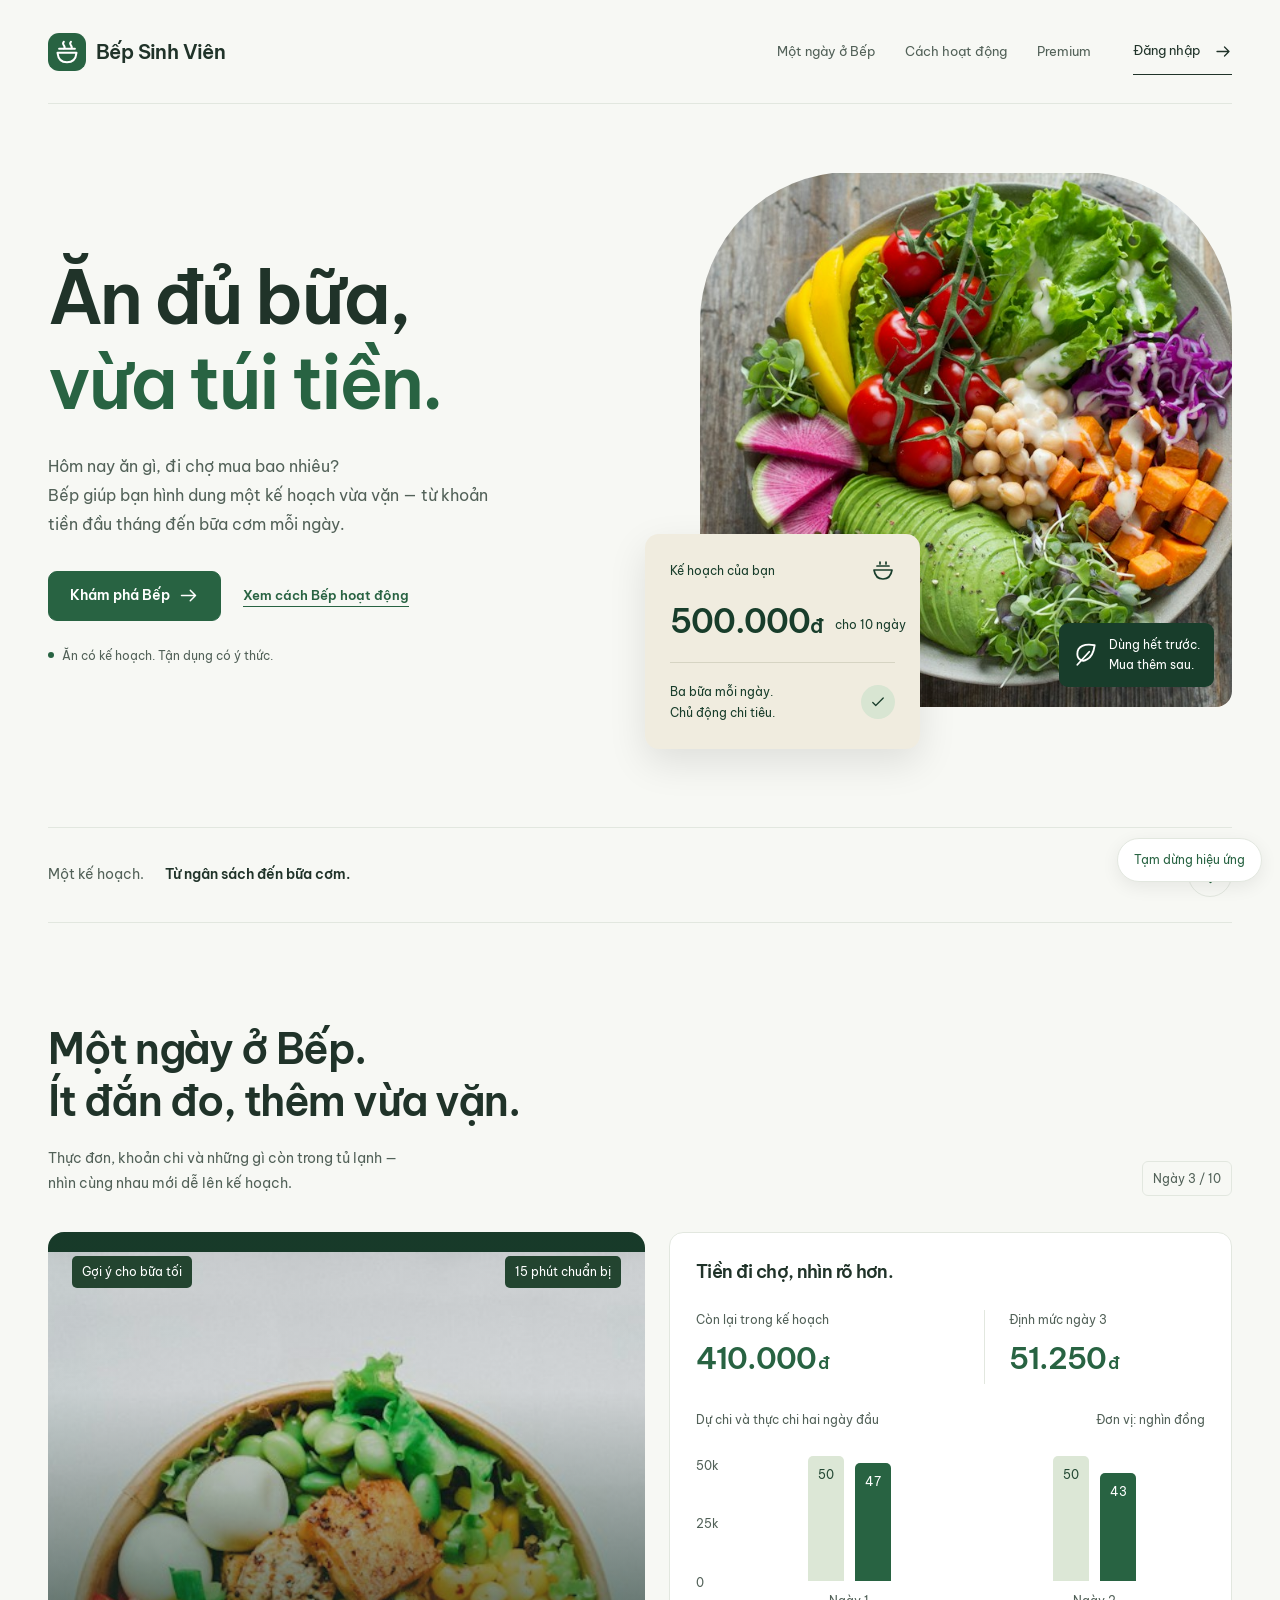
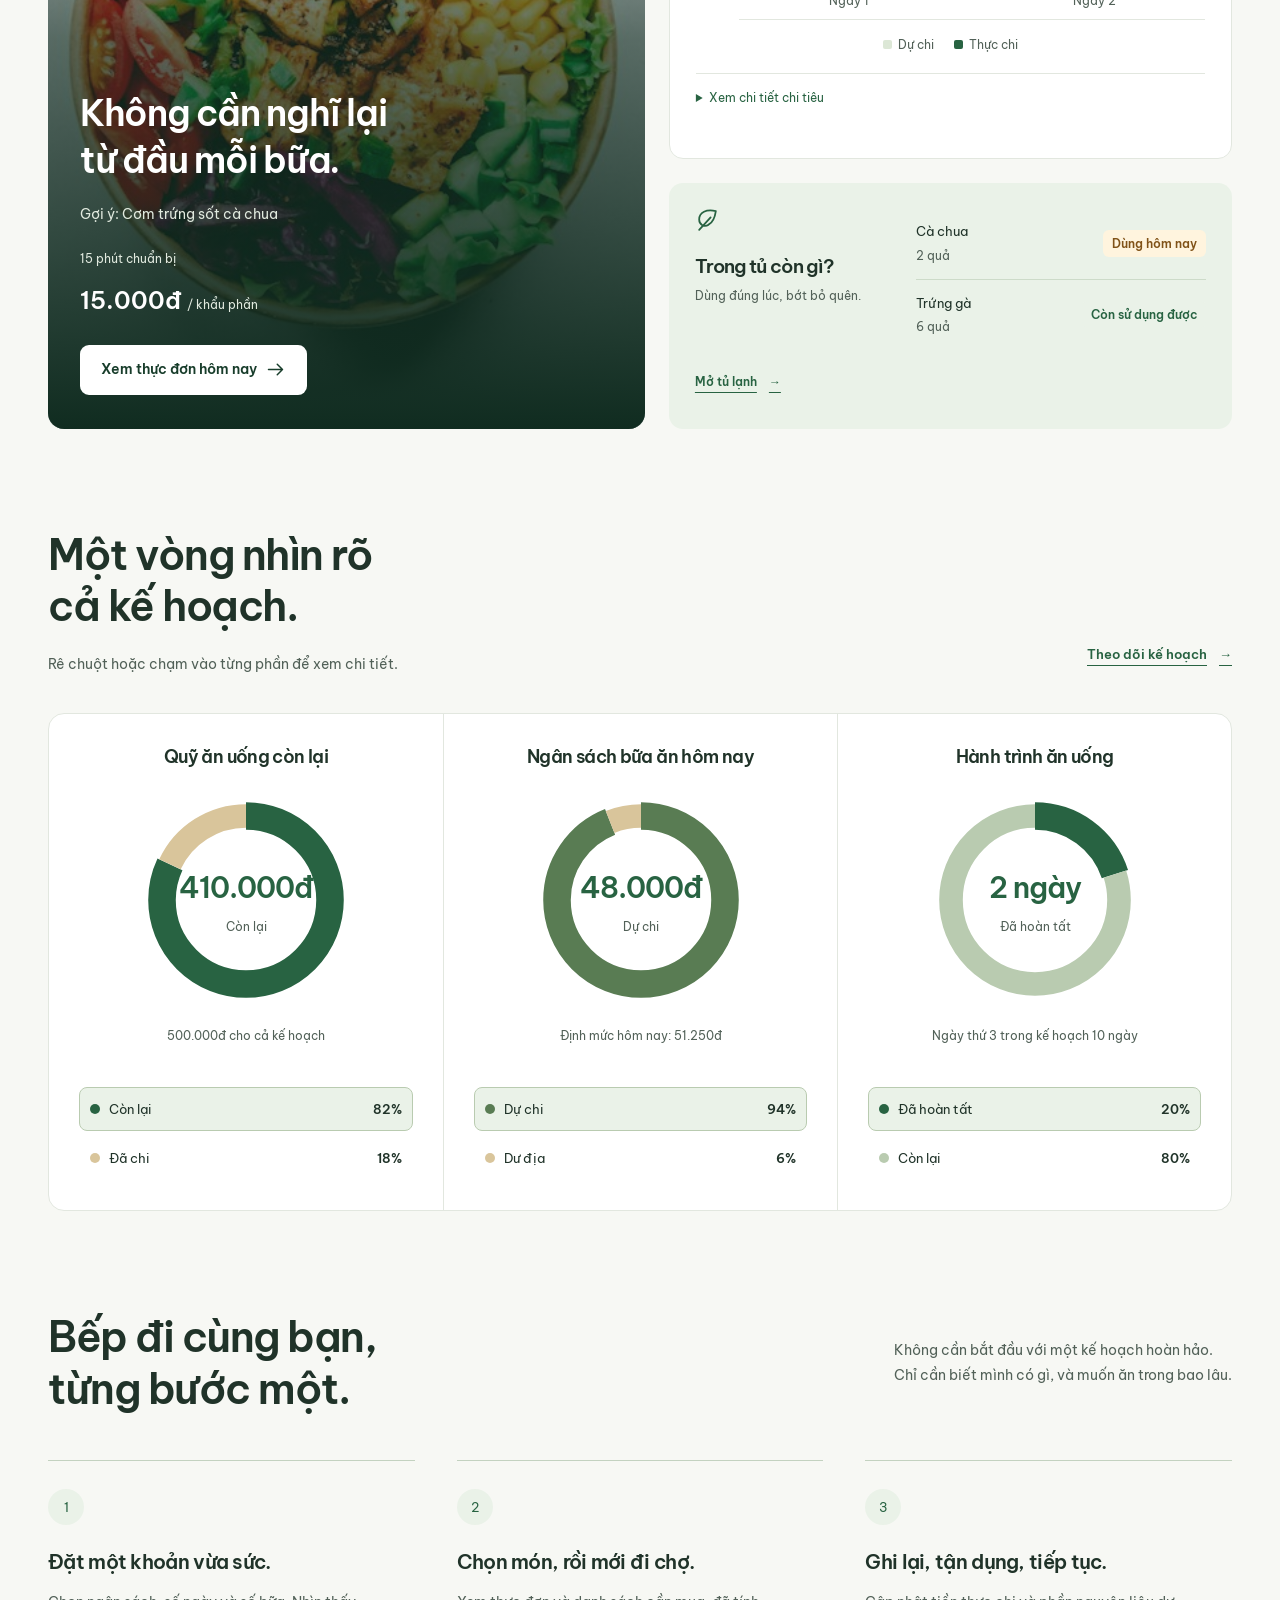
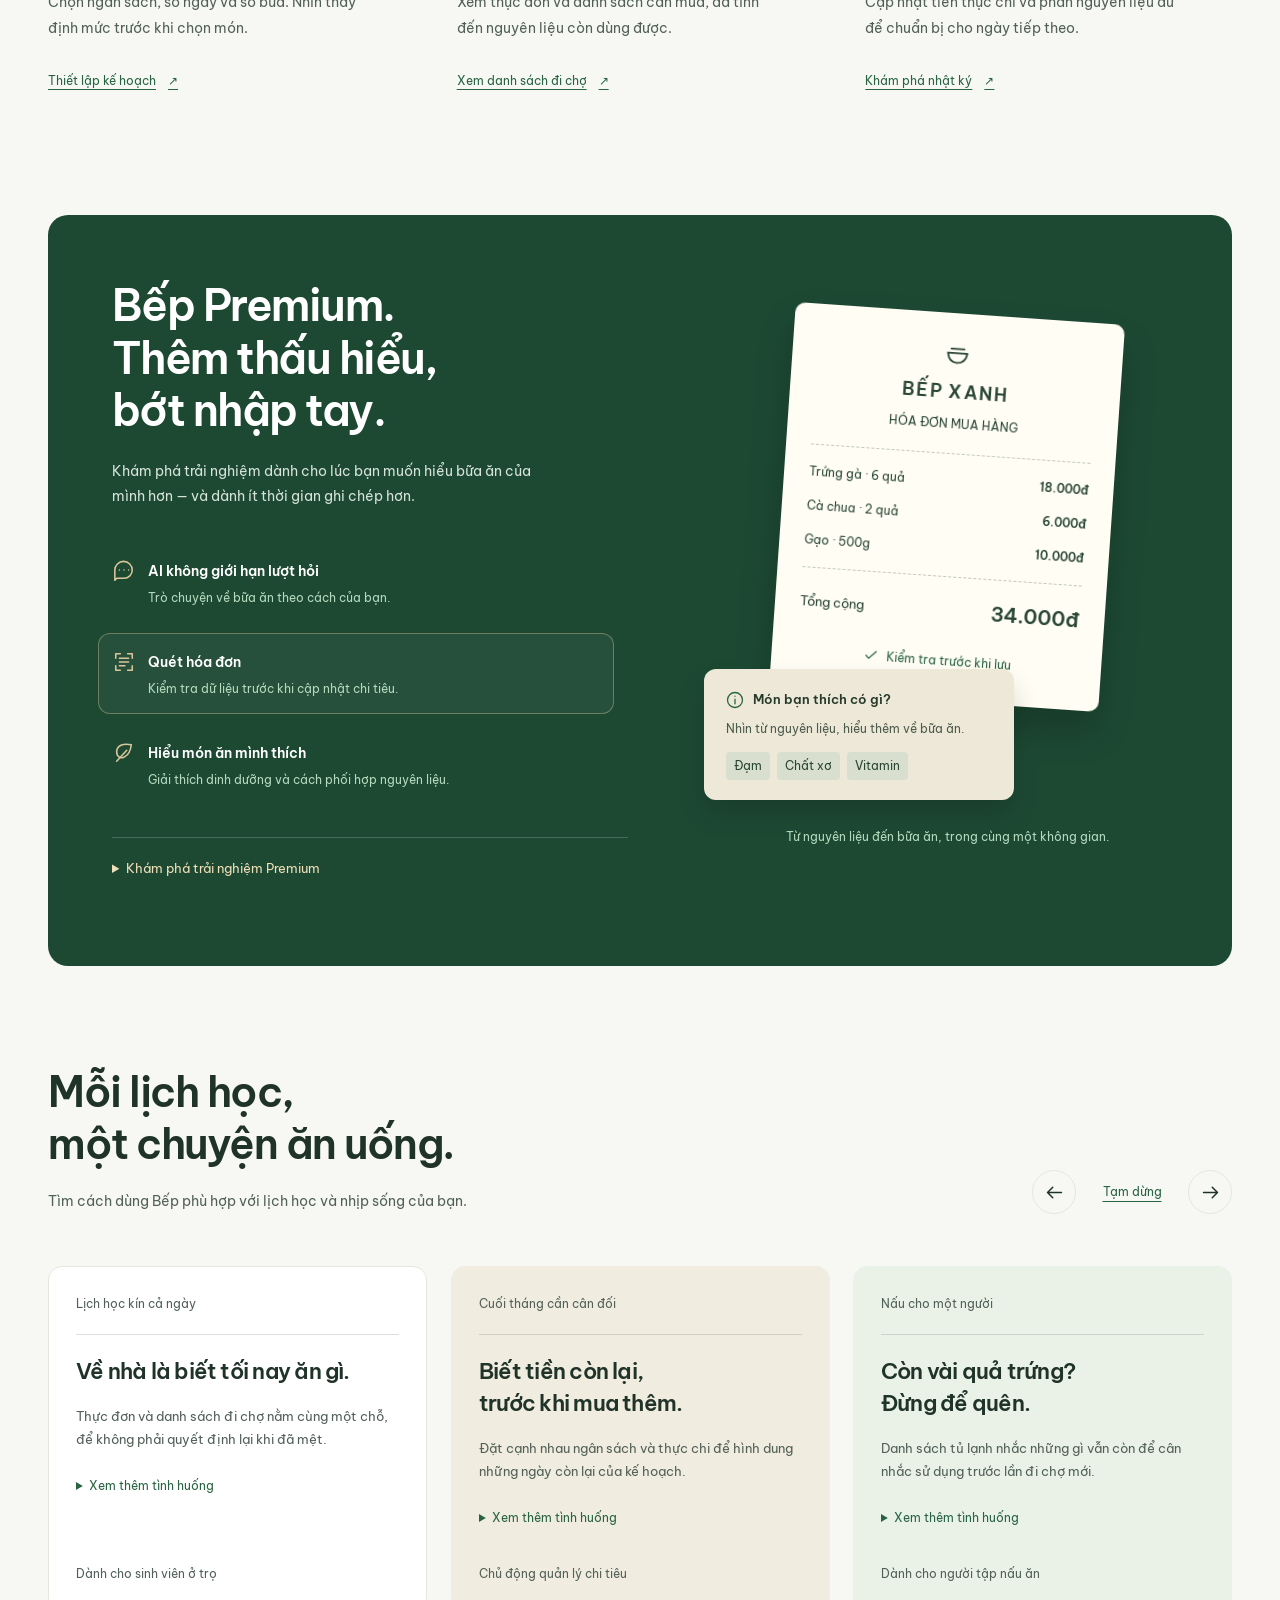
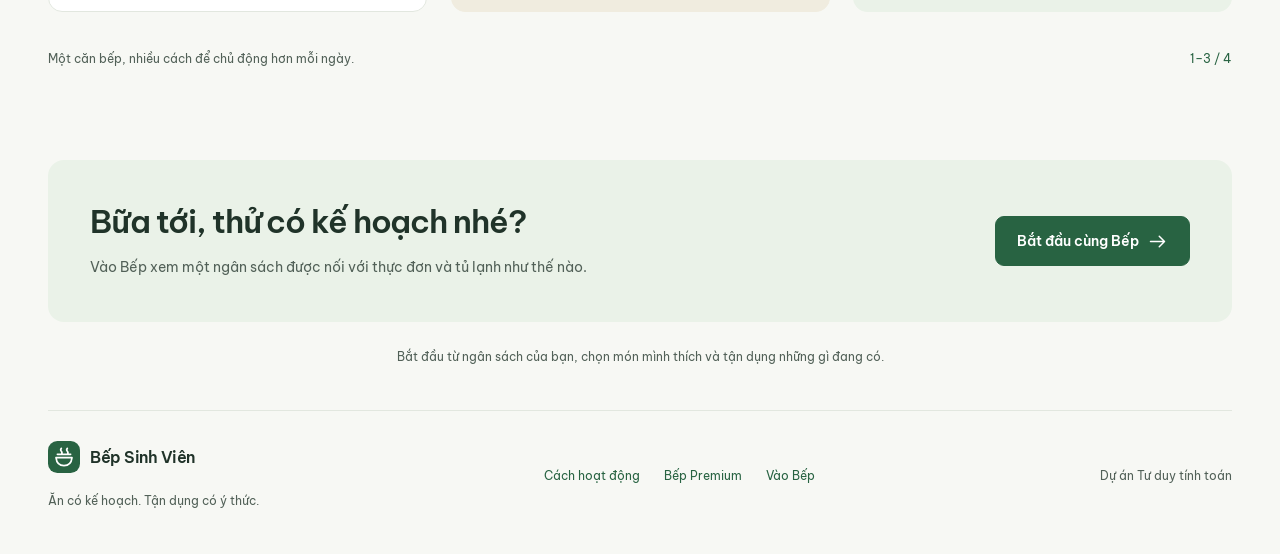
<file: index.html>
<!doctype html>
<html lang="vi">
<head>
  <meta charset="utf-8">
  <meta name="viewport" content="width=device-width, initial-scale=1">
  <meta name="description" content="Bếp Sinh Viên — lên kế hoạch bữa ăn, quản lý ngân sách và tận dụng nguyên liệu cho sinh viên.">
  <meta name="theme-color" content="#286342">
  <title>Bếp Sinh Viên · Ăn đủ bữa, vừa túi tiền</title>
  <link rel="icon" href="assets/favicon.svg" type="image/svg+xml">
  <link rel="stylesheet" href="css/style.css">
  <link rel="stylesheet" href="css/home.css">
  <script defer src="js/home.js"></script>
  <script defer src="js/home-effects.js"></script>
</head>
<body class="home-page">
  <a class="skip-link" href="#main">Bỏ qua menu, tới nội dung</a>
  <header class="home-header"><div class="home-container home-header-inner">
    <a class="brand" href="index.html" aria-label="Bếp Sinh Viên — Trang chủ"><img src="assets/favicon.svg" width="40" height="40" alt="">Bếp Sinh Viên</a>
    <button class="icon-btn home-menu-toggle" id="home-menu-toggle" aria-label="Mở menu" aria-expanded="false" aria-controls="home-nav"><svg class="icon" viewBox="0 0 24 24" aria-hidden="true"><path d="M4 6h16M4 12h16M4 18h16"/></svg></button>
    <nav id="home-nav" class="home-nav" aria-label="Điều hướng trang chủ"><a href="#a-day">Một ngày ở Bếp</a><a href="#how">Cách hoạt động</a><a href="#premium">Premium</a><a class="home-login" href="login.html">Đăng nhập <svg class="icon" viewBox="0 0 24 24" aria-hidden="true"><path d="M4 12h16m-6-6 6 6-6 6"/></svg></a></nav>
  </div></header>
  <main id="main">
    <section class="home-hero home-container" aria-labelledby="hero-title">
      <div class="hero-copy"><h1 id="hero-title">Ăn đủ bữa,<br><span>vừa túi tiền.</span></h1><p>Hôm nay ăn gì, đi chợ mua bao nhiêu? <br>Bếp giúp bạn hình dung một kế hoạch vừa vặn — từ khoản tiền đầu tháng đến bữa cơm mỗi ngày.</p><div class="hero-actions"><a class="btn primary" href="dashboard.html">Khám phá Bếp <svg class="icon" viewBox="0 0 24 24" aria-hidden="true"><path d="M4 12h16m-6-6 6 6-6 6"/></svg></a><a class="home-inline-link" href="#how">Xem cách Bếp hoạt động</a></div><p class="hero-demo-note"><span class="demo-dot" aria-hidden="true"></span>Ăn có kế hoạch. Tận dụng có ý thức.</p></div>
      <div class="hero-scene"><img class="hero-food" src="assets/images/hero.jpg" width="1000" height="1000" fetchpriority="high" alt="Bữa ăn nhiều màu sắc với rau củ và đậu"><div class="hero-plan"><div class="hero-plan-title"><span>Kế hoạch của bạn</span><svg class="icon" viewBox="0 0 24 24" aria-hidden="true"><path d="M3 11h18c-1 6-4 9-9 9s-8-3-9-9ZM6 7h12M9 3v2m6-2v2"/></svg></div><p><strong>500.000<span>đ</span></strong><span>cho 10 ngày</span></p><div class="hero-plan-divider"></div><div class="hero-plan-bottom"><span>Ba bữa mỗi ngày.<br>Chủ động chi tiêu.</span><span class="plan-check" aria-label="Kế hoạch ăn uống"><svg class="icon" viewBox="0 0 24 24" aria-hidden="true"><path d="m5 12 4 4L19 6"/></svg></span></div></div><div class="hero-reuse"><svg class="icon" viewBox="0 0 24 24" aria-hidden="true"><path d="M20 3c-9-2-16 1-16 8 0 5 5 8 9 5 4-2 6-6 7-13ZM4 21l11-12"/></svg><span>Dùng hết trước.<br>Mua thêm sau.</span></div></div>
    </section>
    <div class="home-container"><div class="home-intro-line"><p>Một kế hoạch. <strong>Từ ngân sách đến bữa cơm.</strong></p><a href="#a-day" aria-label="Khám phá một ngày ở Bếp"><svg class="icon" viewBox="0 0 24 24" aria-hidden="true"><path d="M12 4v16m-6-6 6 6 6-6"/></svg></a></div></div>
    <section class="home-day home-container home-section" id="a-day" aria-labelledby="day-title">
      <div class="home-section-heading"><div><h2 id="day-title">Một ngày ở Bếp.<br>Ít đắn đo, thêm vừa vặn.</h2><p>Thực đơn, khoản chi và những gì còn trong tủ lạnh —<br class="desktop-break"> nhìn cùng nhau mới dễ lên kế hoạch.</p></div><span class="home-sample-label">Ngày 3 / 10</span></div>
      <div class="day-layout">
        <article class="day-meal"><img src="assets/images/dinner.jpg" width="600" height="800" loading="lazy" alt="Tô thức ăn nhiều rau củ"><div class="day-meal-top"><span>Gợi ý cho bữa tối</span><span>15 phút chuẩn bị</span></div><div class="day-meal-content"><h3>Không cần nghĩ lại<br>từ đầu mỗi bữa.</h3><p>Gợi ý: Cơm trứng sốt cà chua</p><div class="meal-inline-meta"><span>15 phút chuẩn bị</span><strong>15.000đ <small>/ khẩu phần</small></strong></div><a class="btn" href="dashboard.html#menu">Xem thực đơn hôm nay <svg class="icon" viewBox="0 0 24 24" aria-hidden="true"><path d="M4 12h16m-6-6 6 6-6 6"/></svg></a></div></article>
        <article class="home-budget"><div class="home-card-heading"><h3>Tiền đi chợ, nhìn rõ hơn.</h3></div><div class="budget-inline"><div><span>Còn lại trong kế hoạch</span><strong>410.000<small>đ</small></strong></div><div><span>Định mức ngày 3</span><strong>51.250<small>đ</small></strong></div></div>
          <figure class="home-chart" aria-labelledby="chart-caption"><figcaption id="chart-caption">Dự chi và thực chi hai ngày đầu <span>Đơn vị: nghìn đồng</span></figcaption><div class="chart-layout" role="img" aria-label="Ngày 1 dự chi 50.000đ, thực chi 47.000đ. Ngày 2 dự chi 50.000đ, thực chi 43.000đ."><div class="chart-scale" aria-hidden="true"><span>50k</span><span>25k</span><span>0</span></div><div class="home-bars"><div class="home-bar-group"><div class="home-bar-pair"><span class="bar-estimate" style="--bar-height:100%"><span>50</span></span><span class="bar-spent" style="--bar-height:94%"><span>47</span></span></div><span>Ngày 1</span></div><div class="home-bar-group"><div class="home-bar-pair"><span class="bar-estimate" style="--bar-height:100%"><span>50</span></span><span class="bar-spent" style="--bar-height:86%"><span>43</span></span></div><span>Ngày 2</span></div></div></div><div class="home-chart-legend"><span><i class="legend-estimate"></i>Dự chi</span><span><i class="legend-spent"></i>Thực chi</span></div></figure>
          <details class="chart-data"><summary>Xem chi tiết chi tiêu</summary><table><caption class="sr-only">Số liệu cho biểu đồ chi tiêu</caption><thead><tr><th>Ngày</th><th>Dự chi</th><th>Thực chi</th></tr></thead><tbody><tr><td>Ngày 1</td><td>50.000đ</td><td>47.000đ</td></tr><tr><td>Ngày 2</td><td>50.000đ</td><td>43.000đ</td></tr></tbody></table></details>
        </article>
        <article class="home-pantry"><div><svg class="icon" viewBox="0 0 24 24" aria-hidden="true"><path d="M20 3c-9-2-16 1-16 8 0 5 5 8 9 5 4-2 6-6 7-13ZM4 21l11-12"/></svg><h3>Trong tủ còn gì?</h3><p>Dùng đúng lúc, bớt bỏ quên.</p></div><ul><li><span>Cà chua <small>2 quả</small></span><span class="badge warn">Dùng hôm nay</span></li><li><span>Trứng gà <small>6 quả</small></span><span class="badge">Còn sử dụng được</span></li></ul><a class="home-inline-link" href="dashboard.html#fridge">Mở tủ lạnh <span aria-hidden="true">→</span></a></article>
      </div>
    </section>
    <section class="home-container home-section home-rings" id="plan-insights" aria-labelledby="rings-title"><div class="home-section-heading"><div><h2 id="rings-title">Một vòng nhìn rõ<br>cả kế hoạch.</h2><p>Rê chuột hoặc chạm vào từng phần để xem chi tiết.</p></div><a class="home-inline-link" href="dashboard.html#overview">Theo dõi kế hoạch <span aria-hidden="true">→</span></a></div><div class="ring-layout"><article class="ring-card" data-donut="budget"><h3>Quỹ ăn uống còn lại</h3><div class="donut-wrap"><svg class="donut-svg" viewBox="0 0 160 160" role="img" aria-label="Quỹ ăn uống còn lại: Còn lại 410.000đ, 82 phần trăm, Đã chi 90.000đ, 18 phần trăm"><circle class="donut-segment" cx="80" cy="80" r="64" pathLength="100" fill="none" stroke="#286342" stroke-width="18" stroke-dasharray="82 18" stroke-dashoffset="0" transform="rotate(-90 80 80)" data-ring-segment="0"/><circle class="donut-segment" cx="80" cy="80" r="64" pathLength="100" fill="none" stroke="#d9c59b" stroke-width="18" stroke-dasharray="18 82" stroke-dashoffset="-82" transform="rotate(-90 80 80)" data-ring-segment="1"/></svg><div class="donut-center"><strong data-ring-value>410.000đ</strong><span data-ring-label>Còn lại</span></div></div><p class="ring-note">500.000đ cho cả kế hoạch</p><div class="ring-legend"><button type="button" data-ring-part="0" data-label="Còn lại" data-value="410.000đ" aria-pressed="true" aria-label="Còn lại: 410.000đ, 82%"><span><i style="--ring-color:#286342"></i>Còn lại</span><strong>82%</strong></button><button type="button" data-ring-part="1" data-label="Đã chi" data-value="90.000đ" aria-pressed="false" aria-label="Đã chi: 90.000đ, 18%"><span><i style="--ring-color:#d9c59b"></i>Đã chi</span><strong>18%</strong></button></div></article><article class="ring-card" data-donut="daily"><h3>Ngân sách bữa ăn hôm nay</h3><div class="donut-wrap"><svg class="donut-svg" viewBox="0 0 160 160" role="img" aria-label="Ngân sách bữa ăn hôm nay: Dự chi 48.000đ, 94 phần trăm, Dư địa 3.250đ, 6 phần trăm"><circle class="donut-segment" cx="80" cy="80" r="64" pathLength="100" fill="none" stroke="#597c53" stroke-width="18" stroke-dasharray="94 6" stroke-dashoffset="0" transform="rotate(-90 80 80)" data-ring-segment="0"/><circle class="donut-segment" cx="80" cy="80" r="64" pathLength="100" fill="none" stroke="#d9c59b" stroke-width="18" stroke-dasharray="6 94" stroke-dashoffset="-94" transform="rotate(-90 80 80)" data-ring-segment="1"/></svg><div class="donut-center"><strong data-ring-value>48.000đ</strong><span data-ring-label>Dự chi</span></div></div><p class="ring-note">Định mức hôm nay: 51.250đ</p><div class="ring-legend"><button type="button" data-ring-part="0" data-label="Dự chi" data-value="48.000đ" aria-pressed="true" aria-label="Dự chi: 48.000đ, 94%"><span><i style="--ring-color:#597c53"></i>Dự chi</span><strong>94%</strong></button><button type="button" data-ring-part="1" data-label="Dư địa" data-value="3.250đ" aria-pressed="false" aria-label="Dư địa: 3.250đ, 6%"><span><i style="--ring-color:#d9c59b"></i>Dư địa</span><strong>6%</strong></button></div></article><article class="ring-card" data-donut="days"><h3>Hành trình ăn uống</h3><div class="donut-wrap"><svg class="donut-svg" viewBox="0 0 160 160" role="img" aria-label="Hành trình ăn uống: Đã hoàn tất 2 ngày, 20 phần trăm, Còn lại 8 ngày, 80 phần trăm"><circle class="donut-segment" cx="80" cy="80" r="64" pathLength="100" fill="none" stroke="#286342" stroke-width="18" stroke-dasharray="20 80" stroke-dashoffset="0" transform="rotate(-90 80 80)" data-ring-segment="0"/><circle class="donut-segment" cx="80" cy="80" r="64" pathLength="100" fill="none" stroke="#b9cbb0" stroke-width="18" stroke-dasharray="80 20" stroke-dashoffset="-20" transform="rotate(-90 80 80)" data-ring-segment="1"/></svg><div class="donut-center"><strong data-ring-value>2 ngày</strong><span data-ring-label>Đã hoàn tất</span></div></div><p class="ring-note">Ngày thứ 3 trong kế hoạch 10 ngày</p><div class="ring-legend"><button type="button" data-ring-part="0" data-label="Đã hoàn tất" data-value="2 ngày" aria-pressed="true" aria-label="Đã hoàn tất: 2 ngày, 20%"><span><i style="--ring-color:#286342"></i>Đã hoàn tất</span><strong>20%</strong></button><button type="button" data-ring-part="1" data-label="Còn lại" data-value="8 ngày" aria-pressed="false" aria-label="Còn lại: 8 ngày, 80%"><span><i style="--ring-color:#b9cbb0"></i>Còn lại</span><strong>80%</strong></button></div></article></div></section>
    <section class="home-how home-container home-section" id="how" aria-labelledby="how-title"><div class="home-section-heading"><h2 id="how-title">Bếp đi cùng bạn,<br>từng bước một.</h2><p>Không cần bắt đầu với một kế hoạch hoàn hảo.<br>Chỉ cần biết mình có gì, và muốn ăn trong bao lâu.</p></div><ol class="home-steps"><li><span class="step-number">1</span><h3>Đặt một khoản vừa sức.</h3><p>Chọn ngân sách, số ngày và số bữa. Nhìn thấy định mức trước khi chọn món.</p><a href="dashboard.html#setup">Thiết lập kế hoạch <span aria-hidden="true">↗</span></a></li><li><span class="step-number">2</span><h3>Chọn món, rồi mới đi chợ.</h3><p>Xem thực đơn và danh sách cần mua, đã tính đến nguyên liệu còn dùng được.</p><a href="dashboard.html#shopping">Xem danh sách đi chợ <span aria-hidden="true">↗</span></a></li><li><span class="step-number">3</span><h3>Ghi lại, tận dụng, tiếp tục.</h3><p>Cập nhật tiền thực chi và phần nguyên liệu dư để chuẩn bị cho ngày tiếp theo.</p><a href="dashboard.html#history">Khám phá nhật ký <span aria-hidden="true">↗</span></a></li></ol></section>
    <section class="home-container home-section" id="premium" aria-labelledby="premium-title"><div class="home-premium"><div class="premium-copy"><h2 id="premium-title">Bếp Premium.<br>Thêm thấu hiểu,<br>bớt nhập tay.</h2><p>Khám phá trải nghiệm dành cho lúc bạn muốn hiểu bữa ăn của mình hơn — và dành ít thời gian ghi chép hơn.</p><ul class="premium-list"><li><button class="premium-feature" type="button" data-premium-preview="chat" aria-pressed="false" aria-controls="premium-preview"><svg class="icon" viewBox="0 0 24 24" aria-hidden="true"><path d="M21 11a9 9 0 0 1-9 9H4l-2 2V11a9 9 0 0 1 19 0ZM7 11h.01m5 0h.01m5 0h.01"/></svg><span><strong>AI không giới hạn lượt hỏi</strong><small>Trò chuyện về bữa ăn theo cách của bạn.</small></span></button></li><li><button class="premium-feature" type="button" data-premium-preview="receipt" aria-pressed="true" aria-controls="premium-preview"><svg class="icon" viewBox="0 0 24 24" aria-hidden="true"><path d="M8 3H3v5m13-5h5v5M3 16v5h5m13-5v5h-5M7 8h10M7 12h10m-10 4h6"/></svg><span><strong>Quét hóa đơn</strong><small>Kiểm tra dữ liệu trước khi cập nhật chi tiêu.</small></span></button></li><li><button class="premium-feature" type="button" data-premium-preview="nutrition" aria-pressed="false" aria-controls="premium-preview"><svg class="icon" viewBox="0 0 24 24" aria-hidden="true"><path d="M20 3c-9-2-16 1-16 8 0 5 5 8 9 5 4-2 6-6 7-13ZM4 21l11-12"/></svg><span><strong>Hiểu món ăn mình thích</strong><small>Giải thích dinh dưỡng và cách phối hợp nguyên liệu.</small></span></button></li></ul><details class="premium-details"><summary>Khám phá trải nghiệm Premium</summary><p>Trải nghiệm Premium tập trung vào ba việc: trò chuyện về bữa ăn, kiểm tra từng dòng hóa đơn trước khi lưu và tìm hiểu dinh dưỡng theo nguyên liệu trong món bạn thích.</p></details></div><div class="premium-preview" id="premium-preview" data-preview="receipt"><div class="premium-chat-preview" hidden><div class="premium-chat-title"><svg class="icon" viewBox="0 0 24 24" aria-hidden="true"><path d="M21 11a9 9 0 0 1-9 9H4l-2 2V11a9 9 0 0 1 19 0ZM7 11h.01m5 0h.01m5 0h.01"/></svg><div><strong>Cùng Bếp nghĩ món ngon</strong><span>Bắt đầu từ nguyên liệu bạn có</span></div></div><p class="premium-chat-question">Còn trứng và cà chua, tối nay ăn gì?</p><p class="premium-chat-answer">Bạn có thể chọn trứng sốt cà chua. Kiểm tra lượng nguyên liệu trong tủ lạnh rồi xem thực đơn để chuẩn bị bữa tối.</p><a class="home-inline-link" href="dashboard.html#menu">Mở thực đơn hôm nay <span aria-hidden="true">→</span></a></div><div class="receipt-visual" aria-label="Hóa đơn gồm trứng gà 18.000đ, cà chua 6.000đ và gạo 10.000đ, tổng 34.000đ"><div class="receipt-header"><svg class="icon" viewBox="0 0 24 24" aria-hidden="true"><path d="M3 11h18c-1 6-4 9-9 9s-8-3-9-9ZM6 7h12"/></svg><strong>BẾP XANH</strong><span>HÓA ĐƠN MUA HÀNG</span></div><div class="receipt-items"><div><span>Trứng gà · 6 quả</span><b>18.000đ</b></div><div><span>Cà chua · 2 quả</span><b>6.000đ</b></div><div><span>Gạo · 500g</span><b>10.000đ</b></div></div><div class="receipt-sum"><span>Tổng cộng</span><strong>34.000đ</strong></div><div class="receipt-status"><svg class="icon" viewBox="0 0 24 24" aria-hidden="true"><path d="m5 12 4 4L19 6"/></svg>Kiểm tra trước khi lưu</div></div><div class="nutrition-visual"><div><svg class="icon" viewBox="0 0 24 24" aria-hidden="true"><path d="M12 22a10 10 0 1 0 0-20 10 10 0 0 0 0 20Zm0-11v6m0-10h.01"/></svg><strong>Món bạn thích có gì?</strong></div><p>Nhìn từ nguyên liệu, hiểu thêm về bữa ăn.</p><div><span>Đạm</span><span>Chất xơ</span><span>Vitamin</span></div></div><p class="premium-preview-note">Từ nguyên liệu đến bữa ăn, trong cùng một không gian.</p></div></div></section>
    <section class="home-stories home-container home-section" aria-labelledby="stories-title"><div class="home-section-heading"><div><h2 id="stories-title">Mỗi lịch học,<br>một chuyện ăn uống.</h2><p>Tìm cách dùng Bếp phù hợp với lịch học và nhịp sống của bạn.</p></div><div class="story-controls" hidden><button class="icon-btn" id="story-prev" aria-label="Xem tình huống trước" aria-controls="story-track"><svg class="icon" viewBox="0 0 24 24" aria-hidden="true"><path d="M20 12H4m6-6-6 6 6 6"/></svg></button><button class="story-pause" id="story-pause">Tạm dừng</button><button class="icon-btn" id="story-next" aria-label="Xem tình huống tiếp theo" aria-controls="story-track"><svg class="icon" viewBox="0 0 24 24" aria-hidden="true"><path d="M4 12h16m-6-6 6 6-6 6"/></svg></button></div></div>
      <div class="story-track" id="story-track" tabindex="0" role="region" aria-label="Các cách dùng Bếp trong đời sống sinh viên, có thể cuộn ngang">
        <article class="story-card"><div class="story-tag">Lịch học kín cả ngày</div><h3>Về nhà là biết tối nay ăn gì.</h3><p>Thực đơn và danh sách đi chợ nằm cùng một chỗ, để không phải quyết định lại khi đã mệt.</p><details><summary>Xem thêm tình huống</summary><p>Xem món trước giờ tan học, mở danh sách nguyên liệu khi ghé chợ và cập nhật khoản chi sau khi về. Mỗi bước nối tiếp nhau để bạn dễ theo dõi.</p></details><span class="story-context">Dành cho sinh viên ở trọ</span></article>
        <article class="story-card"><div class="story-tag">Cuối tháng cần cân đối</div><h3>Biết tiền còn lại, trước khi mua thêm.</h3><p>Đặt cạnh nhau ngân sách và thực chi để hình dung những ngày còn lại của kế hoạch.</p><details><summary>Xem thêm tình huống</summary><p>Theo dõi số tiền còn lại và định mức mỗi ngày. Nhìn lại các khoản đã chi trước khi quyết định cho lần mua tiếp theo.</p></details><span class="story-context">Chủ động quản lý chi tiêu</span></article>
        <article class="story-card"><div class="story-tag">Nấu cho một người</div><h3>Còn vài quả trứng? Đừng để quên.</h3><p>Danh sách tủ lạnh nhắc những gì vẫn còn để cân nhắc sử dụng trước lần đi chợ mới.</p><details><summary>Xem thêm tình huống</summary><p>Kiểm tra lượng nguyên liệu đang có trước khi đi chợ. Ưu tiên đồ cần dùng sớm, đồng thời kiểm tra tình trạng và điều kiện bảo quản thực tế.</p></details><span class="story-context">Dành cho người tập nấu ăn</span></article>
        <article class="story-card"><div class="story-tag">Kế hoạch trong tầm tay</div><h3>Một vòng thao tác, nhìn rõ cả kế hoạch.</h3><p>Từ kế hoạch đến thực đơn, mua sắm và tủ lạnh — nhìn mọi thứ trong cùng một không gian.</p><details><summary>Xem thêm tình huống</summary><p>Kết nối thực đơn, chi tiêu và tủ lạnh trong một hành trình. Khi kết thúc ngày, nhìn lại khoản đã chi và những nguyên liệu còn lại.</p></details><span class="story-context">Theo dõi trọn hành trình</span></article>
      </div><div class="story-footer"><p>Một căn bếp, nhiều cách để chủ động hơn mỗi ngày.</p><span id="story-position" role="status" aria-live="polite" aria-atomic="true">1 / 4</span></div>
    </section>
    <section class="home-container home-final-section"><div class="home-final"><div><h2>Bữa tới, thử có kế hoạch nhé?</h2><p>Vào Bếp xem một ngân sách được nối với thực đơn và tủ lạnh như thế nào.</p></div><a class="btn primary" href="dashboard.html">Bắt đầu cùng Bếp <svg class="icon" viewBox="0 0 24 24" aria-hidden="true"><path d="M4 12h16m-6-6 6 6-6 6"/></svg></a></div><p class="home-final-note">Bắt đầu từ ngân sách của bạn, chọn món mình thích và tận dụng những gì đang có.</p></section>
  </main>
  <footer class="home-container home-footer"><div><a class="brand" href="index.html"><img src="assets/favicon.svg" width="32" height="32" alt="">Bếp Sinh Viên</a><p>Ăn có kế hoạch. Tận dụng có ý thức.</p></div><nav aria-label="Liên kết cuối trang"><a href="#how">Cách hoạt động</a><a href="#premium">Bếp Premium</a><a href="dashboard.html">Vào Bếp</a></nav><span>Dự án Tư duy tính toán</span></footer>
</body>
</html>
</file>
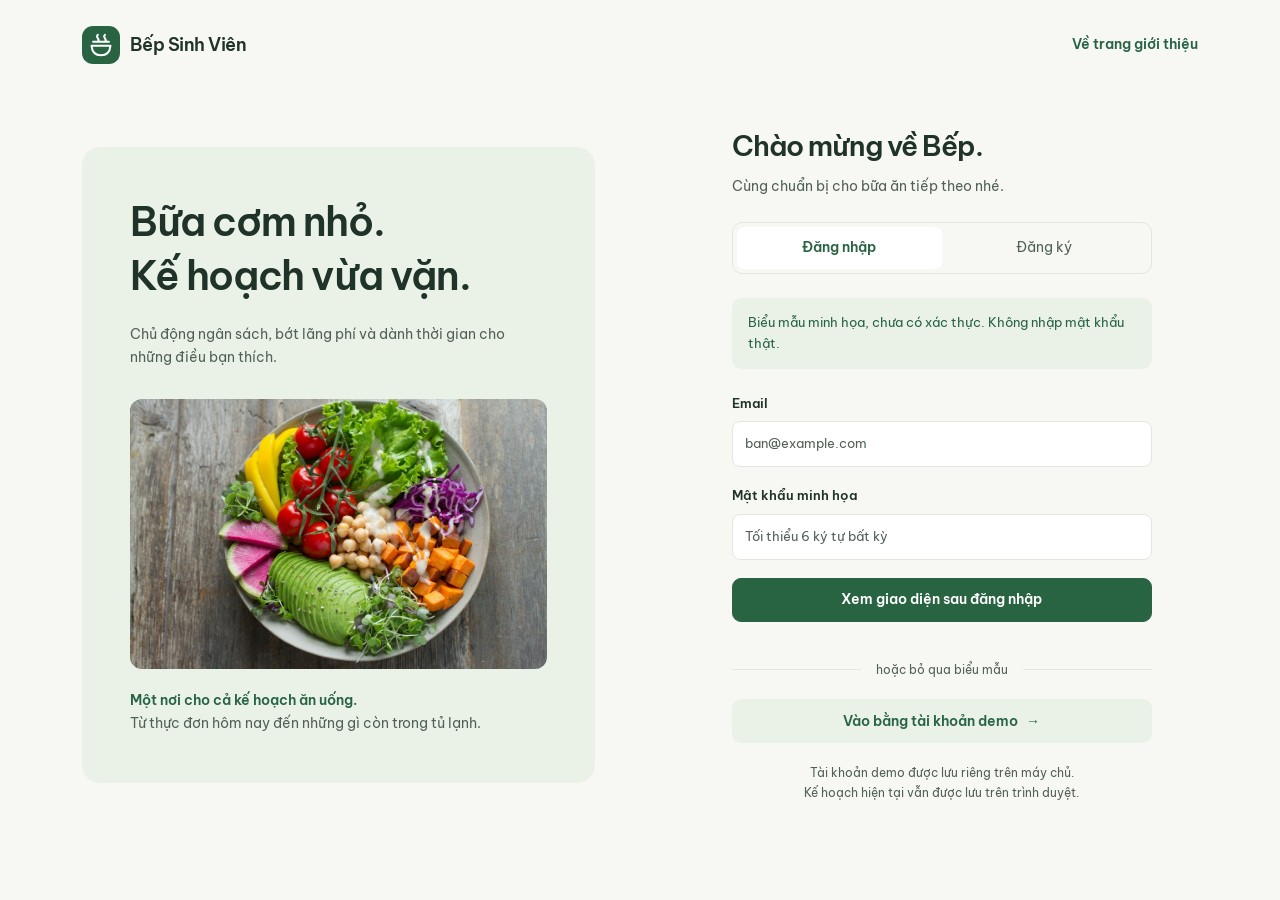
<file: login.html>
<!doctype html>
<html lang="vi">
<head>
<meta charset="utf-8">
<meta name="viewport" content="width=device-width,initial-scale=1">
<title>Đăng nhập · Bếp Sinh Viên</title>
<link rel="icon" href="assets/favicon.svg" type="image/svg+xml">
<link rel="stylesheet" href="css/style.css">
<script defer src="js/demo-account.js"></script>
<script defer src="js/login.js">
</script>
</head>
<body>
<div class="page-shell">
<header class="public-nav">
<a class="brand" href="index.html">
<img src="assets/favicon.svg" alt="">Bếp Sinh Viên</a>
<a class="text-btn" href="index.html">Về trang giới thiệu</a>
</header>
<main class="login-layout">
<section class="login-story">
<h1>Bữa cơm nhỏ.<br>Kế hoạch vừa vặn.</h1>
<p>Chủ động ngân sách, bớt lãng phí và dành thời gian cho những điều bạn thích.</p>
<img src="assets/images/hero.jpg" alt="Bữa ăn nhiều rau củ, hình ảnh minh họa">
<p class="mt">
<strong class="green">Một nơi cho cả kế hoạch ăn uống.</strong>
<br>Từ thực đơn hôm nay đến những gì còn trong tủ lạnh.</p>
</section>
<section class="login-form">
<h1 id="auth-title">Chào mừng về Bếp.</h1>
<p id="auth-description">Cùng chuẩn bị cho bữa ăn tiếp theo nhé.</p>
<div class="segmented" aria-label="Chọn biểu mẫu">
<button type="button" class="active" id="login-tab" aria-pressed="true">Đăng nhập</button>
<button type="button" id="register-tab" aria-pressed="false">Đăng ký</button>
</div>
<div class="hint">Biểu mẫu minh họa, chưa có xác thực. Không nhập mật khẩu thật.</div>
<form id="auth-form">
<label class="field" id="name-field" hidden>Họ và tên<input id="auth-name" autocomplete="name" maxlength="60" placeholder="Tên của bạn">
</label>
<label class="field">Email<input type="email" id="auth-email" autocomplete="off" placeholder="ban@example.com" required maxlength="100">
</label>
<label class="field">Mật khẩu minh họa<input type="password" id="auth-password" autocomplete="off" placeholder="Tối thiểu 6 ký tự bất kỳ" minlength="6" required maxlength="100">
</label>
<button class="btn primary" id="auth-submit">Xem giao diện sau đăng nhập</button>
<p id="auth-status" class="muted" role="status">
</p>
</form>
<div class="divider">hoặc bỏ qua biểu mẫu</div>
<button type="button" class="btn subtle" id="demo-enter">Vào bằng tài khoản demo <span aria-hidden="true">→</span>
</button>
<p class="login-note">Tài khoản demo được lưu riêng trên máy chủ.<br>Kế hoạch hiện tại vẫn được lưu trên trình duyệt.</p>
</section>
</main>
</div>
</body>
</html>
</file>
<file: css/style.css>
@font-face{
  font-family:Be Vietnam Pro;
  src:url('../assets/fonts/BeVietnamPro-Regular.ttf') format('truetype');
  font-weight:400;
  font-style:normal;
  font-display:swap}
  @font-face{
    font-family:Be Vietnam Pro;
    src:url('../assets/fonts/BeVietnamPro-SemiBold.ttf') format('truetype');
    font-weight:500 900;
    font-style:normal;
    font-display:swap}
    :root{
      --bg:#f7f8f4;
      --surface:#fff;
      --text:#203329;
      --muted:#526158;
      --green:#286342;
      --green-hover:#1d4b31;
      --soft:#eaf2e8;
      --line:#e2e7df;
      --amber:#805218;
      --amber-bg:#fff4de;
      --red:#a13631;
      --red-bg:#fcece8;
      --radius:14px;
      --shadow:0 12px 36px #163b2414;
      color-scheme:light}
      [data-theme=dark]{
        --bg:#142019;
        --surface:#1d2c22;
        --text:#f0f5ee;
        --muted:#b4c6b7;
        --green:#9acda6;
        --green-hover:#b4dfbd;
        --soft:#2b4130;
        --line:#3b5040;
        --amber:#f1cf8c;
        --amber-bg:#493b23;
        --red:#f5b7b0;
        --red-bg:#4e2b29;
        color-scheme:dark}
        *{
          box-sizing:border-box}
          html{
            scroll-behavior:smooth;
            scroll-padding-top:90px}
            body{
              margin:0;
              font-family:'Be Vietnam Pro','Segoe UI',sans-serif;
              font-size:14px;
              line-height:1.65;
              background:var(--bg);
              color:var(--text)}
              button,input,select,textarea{
                font:inherit}
                button,a,input,select,textarea{
                  -webkit-tap-highlight-color:transparent}
                  button,a{
                    touch-action:manipulation}
                    button{
                      cursor:pointer}
                      button:disabled{
                        opacity:.48;
                        cursor:not-allowed}
                        a{
                          color:var(--green);
                          text-underline-offset:4px}
                          button{
                            color:inherit}
                            img{
                              display:block;
                              max-width:100%;
                              object-fit:cover}
                              h1,h2,h3,p{
                                margin:0}
                                h1,h2,h3{
                                  line-height:1.35;
                                  text-wrap:balance}
                                  h1{
                                    font-size:30px;
                                    letter-spacing:-.035em;
                                    font-weight:650}
                                    h2{
                                      font-size:20px;
                                      letter-spacing:-.02em;
                                      font-weight:650}
                                      h3{
                                        font-size:16px;
                                        font-weight:600}
                                        p{
                                          color:var(--muted)}
                                          small{
                                            font-size:12px;
                                            color:var(--muted)}
                                            strong,b{
                                              font-weight:650}
                                              .muted{
                                                color:var(--muted)}
                                                .green{
                                                  color:var(--green)}
                                                  .number{
                                                    font-variant-numeric:tabular-nums}
                                                    ::selection{
                                                      background:var(--green);
                                                      color:var(--bg)}
                                                      :focus-visible{
                                                        outline:3px solid var(--green);
                                                        outline-offset:4px}
                                                        input,textarea{
                                                          caret-color:var(--green)}
                                                          ::-webkit-scrollbar{
                                                            width:8px;
                                                            height:8px}
                                                            ::-webkit-scrollbar-thumb{
                                                              background:#a3b4a5;
                                                              border-radius:8px}
                                                              ::-webkit-scrollbar-track{
                                                                background:var(--bg)}
                                                                [hidden]{
                                                                  display:none!important}
                                                                  .icon{
                                                                    width:21px;
                                                                    height:21px;
                                                                    fill:none;
                                                                    stroke:currentColor;
                                                                    stroke-width:1.7;
                                                                    stroke-linecap:round;
                                                                    stroke-linejoin:round;
                                                                    flex-shrink:0}
                                                                    .btn{
                                                                      display:inline-flex;
                                                                      align-items:center;
                                                                      justify-content:center;
                                                                      gap:8px;
                                                                      min-height:44px;
                                                                      padding:10px 18px;
                                                                      border-radius:9px;
                                                                      border:1px solid var(--line);
                                                                      background:var(--surface);
                                                                      color:var(--text);
                                                                      text-decoration:none;
                                                                      font-weight:550;
                                                                      line-height:1.5}
                                                                      .btn:hover{
                                                                        background:var(--soft);
                                                                        border-color:var(--green)}
                                                                        .btn.primary{
                                                                          background:var(--green);
                                                                          color:var(--surface);
                                                                          border-color:var(--green)}
                                                                          [data-theme=dark] .btn.primary{
                                                                            color:#142019}
                                                                            .btn.primary:hover{
                                                                              background:var(--green-hover)}
                                                                              .btn.subtle{
                                                                                background:var(--soft);
                                                                                color:var(--green);
                                                                                border-color:transparent}
                                                                                .btn.small{
                                                                                  padding:7px 12px;
                                                                                  font-size:12px}
                                                                                  .btn.danger{
                                                                                    color:var(--red)}
                                                                                    .icon-btn{
                                                                                      width:44px;
                                                                                      height:44px;
                                                                                      border:0;
                                                                                      border-radius:10px;
                                                                                      background:transparent;
                                                                                      display:inline-flex;
                                                                                      align-items:center;
                                                                                      justify-content:center;
                                                                                      flex-shrink:0}
                                                                                      .icon-btn:hover{
                                                                                        background:var(--soft)}
                                                                                        .text-btn{
                                                                                          background:none;
                                                                                          border:0;
                                                                                          padding:8px 0;
                                                                                          color:var(--green);
                                                                                          text-decoration:none;
                                                                                          font-weight:600;
                                                                                          display:inline-flex;
                                                                                          align-items:center;
                                                                                          gap:6px;
                                                                                          min-height:44px}
                                                                                          .row{
                                                                                            display:flex;
                                                                                            align-items:center;
                                                                                            gap:12px}
                                                                                            .between{
                                                                                              justify-content:space-between}
                                                                                              .wrap{
                                                                                                flex-wrap:wrap}
                                                                                                .stack{
                                                                                                  display:grid;
                                                                                                  gap:20px}
                                                                                                  .actions{
                                                                                                    display:flex;
                                                                                                    align-items:center;
                                                                                                    gap:10px;
                                                                                                    flex-wrap:wrap}
                                                                                                    .badge{
                                                                                                      display:inline-flex;
                                                                                                      align-items:center;
                                                                                                      gap:5px;
                                                                                                      padding:4px 9px;
                                                                                                      border-radius:6px;
                                                                                                      background:var(--soft);
                                                                                                      color:var(--green);
                                                                                                      font-size:12px;
                                                                                                      font-weight:550;
                                                                                                      line-height:1.6}
                                                                                                      .badge.warn{
                                                                                                        background:var(--amber-bg);
                                                                                                        color:var(--amber)}
                                                                                                        .badge.danger{
                                                                                                          background:var(--red-bg);
                                                                                                          color:var(--red)}
                                                                                                          .badge.neutral{
                                                                                                            background:var(--bg);
                                                                                                            color:var(--muted)}
                                                                                                            .brand{
                                                                                                              display:inline-flex;
                                                                                                              align-items:center;
                                                                                                              gap:10px;
                                                                                                              color:var(--text);
                                                                                                              text-decoration:none;
                                                                                                              font-size:18px;
                                                                                                              font-weight:700;
                                                                                                              letter-spacing:-.03em}
                                                                                                              .brand img{
                                                                                                                width:38px;
                                                                                                                height:38px}
                                                                                                                .panel{
                                                                                                                  background:var(--surface);
                                                                                                                  border:1px solid var(--line);
                                                                                                                  border-radius:var(--radius);
                                                                                                                  padding:24px}
                                                                                                                  .panel-head{
                                                                                                                    display:flex;
                                                                                                                    justify-content:space-between;
                                                                                                                    align-items:center;
                                                                                                                    gap:16px;
                                                                                                                    margin-bottom:20px}
                                                                                                                    .panel-head p{
                                                                                                                      font-size:12px;
                                                                                                                      margin-top:5px}
                                                                                                                      .field{
                                                                                                                        display:grid;
                                                                                                                        gap:7px;
                                                                                                                        font-weight:550;
                                                                                                                        font-size:13px}
                                                                                                                        .field input,.field select,.field textarea{
                                                                                                                          width:100%;
                                                                                                                          min-height:46px;
                                                                                                                          border:1px solid var(--line);
                                                                                                                          border-radius:8px;
                                                                                                                          padding:10px 12px;
                                                                                                                          background:var(--surface);
                                                                                                                          color:var(--text);
                                                                                                                          font-weight:400}
                                                                                                                          .field textarea{
                                                                                                                            min-height:90px;
                                                                                                                            resize:vertical}
                                                                                                                            .field input::placeholder,.field textarea::placeholder{
                                                                                                                              color:var(--muted);
                                                                                                                              opacity:1}
                                                                                                                              .field input:focus,.field select:focus{
                                                                                                                                border-color:var(--green)}
                                                                                                                                .field small{
                                                                                                                                  font-weight:400}
                                                                                                                                  .form-grid{
                                                                                                                                    display:grid;
                                                                                                                                    grid-template-columns:1fr 1fr;
                                                                                                                                    gap:20px}
                                                                                                                                    .form-error{
                                                                                                                                      color:var(--red);
                                                                                                                                      min-height:24px;
                                                                                                                                      font-size:13px;
                                                                                                                                      margin-top:12px}
                                                                                                                                      .hint{
                                                                                                                                        padding:14px 16px;
                                                                                                                                        border-radius:9px;
                                                                                                                                        background:var(--soft);
                                                                                                                                        color:var(--green);
                                                                                                                                        font-size:13px}
                                                                                                                                        .hint.warn{
                                                                                                                                          background:var(--amber-bg);
                                                                                                                                          color:var(--amber)}
                                                                                                                                          .chip{
                                                                                                                                            display:inline-flex;
                                                                                                                                            align-items:center;
                                                                                                                                            gap:8px;
                                                                                                                                            border:1px solid var(--line);
                                                                                                                                            border-radius:8px;
                                                                                                                                            padding:9px 12px;
                                                                                                                                            cursor:pointer;
                                                                                                                                            font-size:13px;
                                                                                                                                            min-height:44px}
                                                                                                                                            .chip:has(input:checked){
                                                                                                                                              background:var(--soft);
                                                                                                                                              border-color:var(--green);
                                                                                                                                              color:var(--green)}
                                                                                                                                              input[type=checkbox],input[type=radio]{
                                                                                                                                                accent-color:var(--green);
                                                                                                                                                width:17px;
                                                                                                                                                height:17px;
                                                                                                                                                flex-shrink:0}
                                                                                                                                                .table-wrap{
                                                                                                                                                  overflow:auto}
                                                                                                                                                  table{
                                                                                                                                                    border-collapse:collapse;
                                                                                                                                                    width:100%;
                                                                                                                                                    text-align:left;
                                                                                                                                                    white-space:nowrap;
                                                                                                                                                    font-size:13px}
                                                                                                                                                    th{
                                                                                                                                                      font-size:12px;
                                                                                                                                                      text-transform:uppercase;
                                                                                                                                                      letter-spacing:.03em;
                                                                                                                                                      color:var(--muted);
                                                                                                                                                      font-weight:550;
                                                                                                                                                      background:var(--bg)}
                                                                                                                                                      th,td{
                                                                                                                                                        padding:15px 12px;
                                                                                                                                                        border-bottom:1px solid var(--line)}
                                                                                                                                                        td:first-child,th:first-child{
                                                                                                                                                          padding-left:16px}
                                                                                                                                                          tbody tr:last-child td{
                                                                                                                                                            border-bottom:0}
                                                                                                                                                            .empty{
                                                                                                                                                              text-align:center;
                                                                                                                                                              padding:36px 20px}
                                                                                                                                                              .empty .icon{
                                                                                                                                                                width:36px;
                                                                                                                                                                height:36px;
                                                                                                                                                                color:var(--muted);
                                                                                                                                                                margin-bottom:12px}
                                                                                                                                                                .empty p{
                                                                                                                                                                  margin-top:8px}
                                                                                                                                                                  .skip-link{
                                                                                                                                                                    position:absolute;
                                                                                                                                                                    left:10px;
                                                                                                                                                                    top:-100px;
                                                                                                                                                                    z-index:100;
                                                                                                                                                                    background:var(--surface);
                                                                                                                                                                    padding:12px}
                                                                                                                                                                    .skip-link:focus{
                                                                                                                                                                      top:10px}
                                                                                                                                                                      .toast{
                                                                                                                                                                        position:fixed;
                                                                                                                                                                        bottom:26px;
                                                                                                                                                                        left:50%;
                                                                                                                                                                        transform:translateX(-50%);
                                                                                                                                                                        z-index:100;
                                                                                                                                                                        background:var(--text);
                                                                                                                                                                        color:var(--bg);
                                                                                                                                                                        padding:13px 20px;
                                                                                                                                                                        border-radius:10px;
                                                                                                                                                                        box-shadow:var(--shadow);
                                                                                                                                                                        max-width:min(90vw,540px);
                                                                                                                                                                        font-size:13px}
                                                                                                                                                                        .page-shell{
                                                                                                                                                                          max-width:1180px;
                                                                                                                                                                          margin:auto;
                                                                                                                                                                          padding:0 32px}
                                                                                                                                                                          .public-nav{
                                                                                                                                                                            height:90px;
                                                                                                                                                                            display:flex;
                                                                                                                                                                            align-items:center;
                                                                                                                                                                            justify-content:space-between;
                                                                                                                                                                            gap:24px}
                                                                                                                                                                            .public-nav nav{
                                                                                                                                                                              display:flex;
                                                                                                                                                                              gap:28px;
                                                                                                                                                                              align-items:center}
                                                                                                                                                                              .public-nav nav>a:not(.btn){
                                                                                                                                                                                color:var(--muted);
                                                                                                                                                                                text-decoration:none;
                                                                                                                                                                                font-size:13px}
                                                                                                                                                                                .hero{
                                                                                                                                                                                  display:grid;
                                                                                                                                                                                  grid-template-columns:1.05fr 1fr;
                                                                                                                                                                                  align-items:center;
                                                                                                                                                                                  gap:70px;
                                                                                                                                                                                  padding:65px 0 90px}
                                                                                                                                                                                  .hero h1{
                                                                                                                                                                                    font-size:60px;
                                                                                                                                                                                    line-height:1.17;
                                                                                                                                                                                    max-width:650px}
                                                                                                                                                                                    .hero h1 span{
                                                                                                                                                                                      color:var(--green)}
                                                                                                                                                                                      .hero p{
                                                                                                                                                                                        font-size:17px;
                                                                                                                                                                                        margin:24px 0 30px;
                                                                                                                                                                                        max-width:480px}
                                                                                                                                                                                        .hero-visual{
                                                                                                                                                                                          position:relative}
                                                                                                                                                                                          .hero-visual>img{
                                                                                                                                                                                            width:100%;
                                                                                                                                                                                            height:490px;
                                                                                                                                                                                            border-radius:150px 150px 20px 20px}
                                                                                                                                                                                            .hero-note{
                                                                                                                                                                                              position:absolute;
                                                                                                                                                                                              left:-30px;
                                                                                                                                                                                              bottom:32px;
                                                                                                                                                                                              background:var(--surface);
                                                                                                                                                                                              box-shadow:var(--shadow);
                                                                                                                                                                                              padding:20px 24px;
                                                                                                                                                                                              border-radius:12px}
                                                                                                                                                                                              .hero-note strong{
                                                                                                                                                                                                display:block;
                                                                                                                                                                                                font-size:25px}
                                                                                                                                                                                                .hero-foot{
                                                                                                                                                                                                  margin-top:20px;
                                                                                                                                                                                                  font-size:12px}
                                                                                                                                                                                                  .public-section{
                                                                                                                                                                                                    padding:64px 0;
                                                                                                                                                                                                    border-top:1px solid var(--line)}
                                                                                                                                                                                                    .public-section>h2{
                                                                                                                                                                                                      font-size:32px;
                                                                                                                                                                                                      max-width:600px;
                                                                                                                                                                                                      margin-bottom:18px}
                                                                                                                                                                                                      .feature-rows{
                                                                                                                                                                                                        display:grid;
                                                                                                                                                                                                        grid-template-columns:repeat(3,1fr);
                                                                                                                                                                                                        gap:44px;
                                                                                                                                                                                                        margin-top:38px}
                                                                                                                                                                                                        .feature-rows h3{
                                                                                                                                                                                                          margin-bottom:10px}
                                                                                                                                                                                                          .feature-rows .icon{
                                                                                                                                                                                                            color:var(--green);
                                                                                                                                                                                                            width:29px;
                                                                                                                                                                                                            height:29px;
                                                                                                                                                                                                            margin-bottom:18px}
                                                                                                                                                                                                            .public-footer{
                                                                                                                                                                                                              padding:30px 0 40px;
                                                                                                                                                                                                              display:flex;
                                                                                                                                                                                                              gap:20px;
                                                                                                                                                                                                              justify-content:space-between;
                                                                                                                                                                                                              font-size:12px;
                                                                                                                                                                                                              color:var(--muted);
                                                                                                                                                                                                              border-top:1px solid var(--line)}
                                                                                                                                                                                                              .login-layout{
                                                                                                                                                                                                                min-height:calc(100vh - 90px);
                                                                                                                                                                                                                display:grid;
                                                                                                                                                                                                                grid-template-columns:1fr 1fr;
                                                                                                                                                                                                                gap:90px;
                                                                                                                                                                                                                align-items:center;
                                                                                                                                                                                                                padding-bottom:60px}
                                                                                                                                                                                                                .login-story{
                                                                                                                                                                                                                  background:var(--soft);
                                                                                                                                                                                                                  padding:48px;
                                                                                                                                                                                                                  border-radius:18px;
                                                                                                                                                                                                                  position:relative;
                                                                                                                                                                                                                  overflow:hidden}
                                                                                                                                                                                                                  .login-story h1{
                                                                                                                                                                                                                    font-size:40px;
                                                                                                                                                                                                                    margin-bottom:20px}
                                                                                                                                                                                                                    .login-story>img{
                                                                                                                                                                                                                      width:100%;
                                                                                                                                                                                                                      height:270px;
                                                                                                                                                                                                                      border-radius:12px;
                                                                                                                                                                                                                      margin-top:30px}
                                                                                                                                                                                                                      .login-form{
                                                                                                                                                                                                                        max-width:420px;
                                                                                                                                                                                                                        width:100%;
                                                                                                                                                                                                                        justify-self:center}
                                                                                                                                                                                                                        .login-form h1{
                                                                                                                                                                                                                          font-size:28px;
                                                                                                                                                                                                                          margin-bottom:10px}
                                                                                                                                                                                                                          .login-form form{
                                                                                                                                                                                                                            display:grid;
                                                                                                                                                                                                                            gap:18px;
                                                                                                                                                                                                                            margin-top:24px}
                                                                                                                                                                                                                            .login-form .btn{
                                                                                                                                                                                                                              width:100%}
                                                                                                                                                                                                                              .segmented{
                                                                                                                                                                                                                                display:flex;
                                                                                                                                                                                                                                background:var(--bg);
                                                                                                                                                                                                                                padding:4px;
                                                                                                                                                                                                                                border:1px solid var(--line);
                                                                                                                                                                                                                                border-radius:10px;
                                                                                                                                                                                                                                margin:24px 0}
                                                                                                                                                                                                                                .segmented button{
                                                                                                                                                                                                                                  flex:1;
                                                                                                                                                                                                                                  min-height:42px;
                                                                                                                                                                                                                                  background:none;
                                                                                                                                                                                                                                  border:0;
                                                                                                                                                                                                                                  border-radius:7px;
                                                                                                                                                                                                                                  color:var(--muted)}
                                                                                                                                                                                                                                  .segmented button.active{
                                                                                                                                                                                                                                    background:var(--surface);
                                                                                                                                                                                                                                    color:var(--green);
                                                                                                                                                                                                                                    font-weight:600}
                                                                                                                                                                                                                                    .divider{
                                                                                                                                                                                                                                      display:flex;
                                                                                                                                                                                                                                      align-items:center;
                                                                                                                                                                                                                                      gap:15px;
                                                                                                                                                                                                                                      color:var(--muted);
                                                                                                                                                                                                                                      font-size:12px;
                                                                                                                                                                                                                                      margin:20px 0}
                                                                                                                                                                                                                                      .divider:before,.divider:after{
                                                                                                                                                                                                                                        content:'';
                                                                                                                                                                                                                                        height:1px;
                                                                                                                                                                                                                                        background:var(--line);
                                                                                                                                                                                                                                        flex:1}
                                                                                                                                                                                                                                        .login-note{
                                                                                                                                                                                                                                          margin-top:20px;
                                                                                                                                                                                                                                          font-size:12px;
                                                                                                                                                                                                                                          text-align:center}
                                                                                                                                                                                                                                          .full{
                                                                                                                                                                                                                                            width:100%}
                                                                                                                                                                                                                                            .mt{
                                                                                                                                                                                                                                              margin-top:20px}
                                                                                                                                                                                                                                              .table-wrap{
                                                                                                                                                                                                                                                position:relative;
                                                                                                                                                                                                                                                min-width:0}
                                                                                                                                                                                                                                                @media(max-width:960px){
                                                                                                                                                                                                                                                  .hero{
                                                                                                                                                                                                                                                    gap:35px}
                                                                                                                                                                                                                                                    .hero h1{
                                                                                                                                                                                                                                                      font-size:44px}
                                                                                                                                                                                                                                                      .hero-visual>img{
                                                                                                                                                                                                                                                        height:420px}
                                                                                                                                                                                                                                                        .login-layout{
                                                                                                                                                                                                                                                          gap:40px}
                                                                                                                                                                                                                                                          .login-story{
                                                                                                                                                                                                                                                            padding:30px}
                                                                                                                                                                                                                                                            .login-story h1{
                                                                                                                                                                                                                                                              font-size:32px}
                                                                                                                                                                                                                                                            }
                                                                                                                                                                                                                                                            @media(max-width:650px){
                                                                                                                                                                                                                                                              body{
                                                                                                                                                                                                                                                                font-size:14px}
                                                                                                                                                                                                                                                                h1{
                                                                                                                                                                                                                                                                  font-size:26px}
                                                                                                                                                                                                                                                                  .page-shell{
                                                                                                                                                                                                                                                                    padding:0 20px}
                                                                                                                                                                                                                                                                    .public-nav{
                                                                                                                                                                                                                                                                      height:76px}
                                                                                                                                                                                                                                                                      .public-nav nav>a:not(.btn){
                                                                                                                                                                                                                                                                        display:none}
                                                                                                                                                                                                                                                                        .brand{
                                                                                                                                                                                                                                                                          font-size:16px}
                                                                                                                                                                                                                                                                          .brand img{
                                                                                                                                                                                                                                                                            width:32px;
                                                                                                                                                                                                                                                                            height:32px}
                                                                                                                                                                                                                                                                            .hero{
                                                                                                                                                                                                                                                                              grid-template-columns:1fr;
                                                                                                                                                                                                                                                                              padding:34px 0 50px;
                                                                                                                                                                                                                                                                              gap:35px}
                                                                                                                                                                                                                                                                              .hero h1{
                                                                                                                                                                                                                                                                                font-size:42px}
                                                                                                                                                                                                                                                                                .hero p{
                                                                                                                                                                                                                                                                                  font-size:15px}
                                                                                                                                                                                                                                                                                  .hero-visual>img{
                                                                                                                                                                                                                                                                                    height:310px;
                                                                                                                                                                                                                                                                                    border-radius:100px 100px 16px 16px}
                                                                                                                                                                                                                                                                                    .hero-note{
                                                                                                                                                                                                                                                                                      left:12px;
                                                                                                                                                                                                                                                                                      bottom:16px;
                                                                                                                                                                                                                                                                                      padding:14px 18px}
                                                                                                                                                                                                                                                                                      .feature-rows{
                                                                                                                                                                                                                                                                                        grid-template-columns:1fr;
                                                                                                                                                                                                                                                                                        gap:30px}
                                                                                                                                                                                                                                                                                        .public-section{
                                                                                                                                                                                                                                                                                          padding:40px 0}
                                                                                                                                                                                                                                                                                          .public-section>h2{
                                                                                                                                                                                                                                                                                            font-size:26px}
                                                                                                                                                                                                                                                                                            .public-footer{
                                                                                                                                                                                                                                                                                              flex-direction:column}
                                                                                                                                                                                                                                                                                              .login-layout{
                                                                                                                                                                                                                                                                                                grid-template-columns:1fr;
                                                                                                                                                                                                                                                                                                padding:30px 0 50px;
                                                                                                                                                                                                                                                                                                gap:32px}
                                                                                                                                                                                                                                                                                                .login-story{
                                                                                                                                                                                                                                                                                                  display:none}
                                                                                                                                                                                                                                                                                                  .form-grid{
                                                                                                                                                                                                                                                                                                    grid-template-columns:1fr;
                                                                                                                                                                                                                                                                                                    gap:16px}
                                                                                                                                                                                                                                                                                                    .panel{
                                                                                                                                                                                                                                                                                                      padding:18px}
                                                                                                                                                                                                                                                                                                      .panel-head{
                                                                                                                                                                                                                                                                                                        align-items:flex-start}
                                                                                                                                                                                                                                                                                                        .panel-head h2{
                                                                                                                                                                                                                                                                                                          font-size:18px}
                                                                                                                                                                                                                                                                                                        }
                                                                                                                                                                                                                                                                                                        @media(prefers-reduced-motion:reduce){
                                                                                                                                                                                                                                                                                                          html{
                                                                                                                                                                                                                                                                                                            scroll-behavior:auto}
                                                                                                                                                                                                                                                                                                            *,*:before,*:after{
                                                                                                                                                                                                                                                                                                              animation:none!important;
                                                                                                                                                                                                                                                                                                              transition:none!important}
                                                                                                                                                                                                                                                                                                            }
</file>
<file: css/home.css>
/* Chỉ dành cho trang chủ. Không thay đổi dashboard. */
.home-page { --home-cream:#f0ecdf; --home-ink:#183d2b; font-size:16px; }
.home-container { width:min(1240px,calc(100% - 96px)); margin-inline:auto; }
.home-page h1,.home-page h2,.home-page h3 { letter-spacing:-.035em; }
.home-page h2 { font-size:clamp(30px,3.3vw,46px); line-height:1.22; }
.home-page h3 { font-size:21px; line-height:1.4; }
.home-page p { line-height:1.8; }
.home-page .btn { min-height:50px; padding:13px 21px; font-size:14px; }
.home-header-inner { min-height:104px; display:flex; align-items:center; justify-content:space-between; gap:28px; border-bottom:1px solid var(--line); }
.home-header .brand { font-size:20px; white-space:nowrap; }
.home-nav { display:flex; align-items:center; gap:30px; }
.home-nav>a { font-size:13px; text-decoration:none; color:var(--muted); padding-block:12px; }
.home-nav>a:hover,.home-footer a:hover { color:var(--green); text-decoration:underline; }
.home-nav .home-login { display:flex; align-items:center; gap:14px; color:var(--text); margin-left:12px; border-bottom:1px solid var(--text); }
.home-login .icon { width:18px; }.home-menu-toggle { display:none; }
.home-hero { display:grid; grid-template-columns:1.1fr 1fr; gap:46px; align-items:center; padding-block:68px 78px; }
.hero-copy { position:relative; z-index:1; padding-block:26px; }
.hero-copy h1 { font-size:clamp(52px,5.7vw,78px); font-weight:600; line-height:1.16; letter-spacing:-.04em; }
.hero-copy h1>span { color:var(--green); }
.hero-copy>p:not(.hero-demo-note) { margin-top:28px; max-width:465px; font-size:16px; }
.hero-actions { display:flex; align-items:center; gap:22px; flex-wrap:wrap; margin-top:32px; }
.home-inline-link { display:inline-flex; align-items:center; gap:12px; min-height:44px; text-underline-offset:6px; font-size:13px; font-weight:500; }
.hero-demo-note { display:flex; align-items:center; gap:8px; font-size:12px; margin-top:24px; }
.demo-dot { width:6px; height:6px; border-radius:50%; background:var(--green); flex-shrink:0; }
.hero-scene { position:relative; padding:0 0 42px 10px; }
.hero-food { width:100%; height:535px; border-radius:150px 150px 16px 16px; }
.photo-note { position:absolute; right:14px; top:18px; color:#fff; background:#183d2b; padding:6px 10px; border-radius:6px; font-size:12px; }
.hero-plan { position:absolute; left:-45px; bottom:0; width:275px; padding:25px; border-radius:14px; background:var(--home-cream); color:var(--home-ink); box-shadow:0 14px 38px #0000001a; }
.hero-plan-title { display:flex; align-items:center; justify-content:space-between; gap:15px; font-size:12px; }.hero-plan-title .icon { width:24px; height:24px; }
.hero-plan>p { display:flex; align-items:flex-end; gap:12px; margin-top:15px; color:var(--home-ink); }.hero-plan strong { font-size:33px; line-height:1.4; font-weight:600; letter-spacing:-.035em; }.hero-plan strong>span { font-size:20px; }.hero-plan>p>span { font-size:12px; padding-bottom:8px; white-space:nowrap; }
.hero-plan-divider { height:1px; background:#d6d4c3; margin-block:18px; }.hero-plan-bottom { display:flex; align-items:center; justify-content:space-between; gap:16px; font-size:12px; line-height:1.8; }.plan-check { background:#d8e5d2; width:34px; height:34px; display:flex; align-items:center; justify-content:center; border-radius:50%; }.plan-check .icon { width:18px; }
.hero-reuse { position:absolute; display:flex; align-items:center; gap:10px; right:18px; bottom:62px; padding:12px 14px; border-radius:9px; color:#fff; background:var(--home-ink); font-size:12px; }.hero-reuse .icon { width:26px; height:26px; }
.home-intro-line { display:flex; align-items:center; justify-content:space-between; padding:25px 0; border-block:1px solid var(--line); }.home-intro-line p { font-size:14px; }.home-intro-line strong { color:var(--text); font-weight:500; margin-left:18px; }.home-intro-line a { display:flex; align-items:center; justify-content:center; width:44px; height:44px; border:1px solid var(--line); border-radius:50%; }
.home-section { padding-top:100px; scroll-margin-top:24px; }.home-section-heading { display:flex; align-items:flex-end; justify-content:space-between; gap:40px; margin-bottom:36px; }.home-section-heading p { font-size:14px; margin-top:20px; max-width:480px; }.home-sample-label { font-size:12px; color:var(--muted); padding:7px 10px; border:1px solid var(--line); border-radius:6px; white-space:nowrap; }
.day-layout { display:grid; grid-template-columns:1.06fr 1fr; gap:24px; align-items:start; }.day-meal { grid-row:span 2; position:relative; overflow:hidden; border-radius:16px; min-height:690px; align-self:stretch; background:var(--home-ink); color:#fff; }.day-meal>img { width:100%; height:100%; position:absolute; inset:0; }.day-meal:after { content:''; position:absolute; inset:0; background:linear-gradient(180deg,#14271d24 20%,#102c20a8 51%,#102c20 100%); }
.day-meal-top { position:relative; z-index:1; display:flex; justify-content:space-between; gap:14px; padding:24px; font-size:12px; }.day-meal-top>span { padding:6px 10px; border-radius:5px; background:#173b24ed; }.day-meal-content { position:absolute; z-index:1; inset:auto 32px 34px; }.day-meal-content h3 { font-size:36px; line-height:1.3; }.day-meal-content p { margin-top:18px; color:#e1eadf; font-size:14px; }.meal-inline-meta { display:grid; gap:12px; margin-top:22px; }.meal-inline-meta>span { font-size:12px; color:#e1eadf; }.meal-inline-meta strong { font-size:24px; }.meal-inline-meta small { font-size:12px; color:#e1eadf; font-weight:400; }.day-meal-content .btn { margin-top:24px; color:var(--home-ink); border:0; }.day-meal-content .btn:hover { background:#e2eadf; }
.home-budget { background:var(--surface); border:1px solid var(--line); border-radius:14px; padding:26px; min-width:0; }.home-card-heading { display:flex; align-items:center; justify-content:space-between; gap:14px; }.home-card-heading h3 { font-size:18px; }.home-card-heading .home-sample-label { font-size:12px; padding:4px 7px; }.budget-inline { display:grid; grid-template-columns:1.2fr 1fr; gap:24px; margin-top:25px; }.budget-inline>div+div { border-left:1px solid var(--line); padding-left:24px; }.budget-inline span { display:block; font-size:12px; color:var(--muted); }.budget-inline strong { display:block; color:var(--green); font-size:30px; font-weight:600; margin-top:5px; font-variant-numeric:tabular-nums; letter-spacing:-.035em; }.budget-inline small { font-size:17px; margin-left:2px; color:var(--green); }
.home-chart { margin:26px 0 0; }.home-chart figcaption { display:flex; justify-content:space-between; flex-wrap:wrap; gap:6px; font-size:12px; color:var(--muted); }.home-chart figcaption>span { font-size:12px; }.chart-layout { display:flex; gap:15px; height:164px; margin-top:26px; }.chart-scale { display:flex; flex-direction:column; justify-content:space-between; font-size:12px; color:var(--muted); padding-bottom:27px; width:28px; }.home-bars { flex:1; display:flex; justify-content:space-around; gap:24px; border-bottom:1px solid var(--line); padding-bottom:8px; }.home-bar-group { display:flex; flex-direction:column; align-items:center; flex:1; max-width:160px; gap:10px; }.home-bar-pair { display:flex; justify-content:center; align-items:flex-end; gap:11px; width:100%; height:126px; }.home-bar-pair>span { height:var(--bar-height); width:36px; max-width:35%; border-radius:5px 5px 0 0; position:relative; }.home-bar-pair>span>span { display:block; text-align:center; padding-top:9px; font-size:12px; font-variant-numeric:tabular-nums; }.bar-estimate { background:#dce7d6; color:#244934; }.bar-spent { background:#286342; color:#fff; }.home-bar-group>span { font-size:12px; color:var(--muted); }.home-chart-legend { display:flex; justify-content:center; gap:20px; margin-top:15px; font-size:12px; color:var(--muted); }.home-chart-legend i { display:inline-block; width:9px; height:9px; border-radius:2px; margin-right:6px; }.legend-estimate { background:#dce7d6; }.legend-spent { background:#286342; }
.chart-data { font-size:12px; margin-top:19px; padding-top:14px; border-top:1px solid var(--line); }.chart-data summary { color:var(--green); cursor:pointer; width:fit-content; min-height:44px; }.chart-data table { margin-top:12px; font-size:12px; }.chart-data th { font-size:12px; }.chart-data td,.chart-data th { padding:10px 8px; }.sr-only { position:absolute; width:1px; height:1px; padding:0; margin:-1px; overflow:hidden; clip:rect(0,0,0,0); white-space:nowrap; border:0; }
.home-pantry { background:var(--soft); border-radius:14px; padding:25px 26px; display:grid; grid-template-columns:.9fr 1.3fr; column-gap:20px; }.home-pantry>div>.icon { color:var(--green); width:25px; height:25px; margin-bottom:12px; }.home-pantry h3 { font-size:19px; }.home-pantry p { font-size:12px; margin-top:6px; }.home-pantry ul { list-style:none; margin:0; padding:0; align-self:center; }.home-pantry li { display:flex; gap:12px; align-items:center; justify-content:space-between; padding:13px 0; }.home-pantry li+li { border-top:1px solid #cddbc9; }.home-pantry li>span:first-child { font-size:13px; }.home-pantry small { display:block; margin-top:3px; font-size:12px; }.home-pantry .badge { font-size:12px; white-space:nowrap; }.home-pantry>a { grid-column:1/-1; font-size:12px; margin-top:10px; }
.home-how .home-section-heading { align-items:center; }.home-how .home-section-heading>p { margin-top:0; }.home-steps { padding:0; margin:46px 0 0; list-style:none; display:grid; grid-template-columns:repeat(3,minmax(0,1fr)); gap:42px; }.home-steps li { position:relative; border-top:1px solid #c3d2c0; padding-top:28px; padding-bottom:12px; }.step-number { display:flex; width:36px; height:36px; border-radius:50%; background:var(--soft); color:var(--green); align-items:center; justify-content:center; font-size:13px; margin-bottom:23px; }.home-steps h3 { font-size:20px; }.home-steps p { font-size:14px; margin-top:14px; max-width:320px; }.home-steps a { display:inline-flex; align-items:center; gap:12px; font-size:12px; margin-top:18px; min-height:44px; }
.home-premium { display:grid; grid-template-columns:1.1fr 1fr; align-items:center; gap:70px; border-radius:20px; padding:64px; background:#1d4933; color:#fff; }.premium-copy h2 { font-size:44px; line-height:1.2; }.premium-copy>p { color:#d6e4d8; font-size:14px; margin-top:22px; max-width:430px; }.premium-list { display:grid; gap:22px; padding:0; margin:32px 0; list-style:none; }.premium-list li { display:flex; gap:13px; align-items:flex-start; }.premium-list .icon { color:#d9c69a; margin-top:3px; width:22px; height:22px; }.premium-list strong { font-size:14px; font-weight:500; }.premium-list small { color:#b4d9bd; display:block; margin-top:5px; font-size:12px; }.premium-details { border-top:1px solid #ffffff30; padding-top:20px; font-size:13px; }.premium-details summary { cursor:pointer; min-height:44px; color:#f1dfb7; }.premium-details p { color:#d6e4d8; font-size:13px; margin-top:12px; }
.premium-preview { position:relative; padding:0 12px 64px 40px; }.receipt-visual { background:#fffdf4; color:#294634; padding:28px 25px 30px; border-radius:10px; transform:rotate(4deg); width:100%; max-width:330px; margin-inline:auto; box-shadow:0 20px 36px #00000033; }.receipt-header { display:flex; align-items:center; flex-direction:column; }.receipt-header .icon { width:26px; height:26px; margin-bottom:10px; }.receipt-header strong { font-size:18px; letter-spacing:.08em; }.receipt-header>span { font-size:12px; margin-top:7px; }.receipt-items { border-block:1px dashed #bfc9b8; padding-block:17px; margin-block:20px 17px; display:grid; gap:14px; }.receipt-items>div { display:flex; gap:15px; justify-content:space-between; font-size:12px; }.receipt-items b { white-space:nowrap; font-weight:500; }.receipt-sum { display:flex; justify-content:space-between; gap:16px; align-items:center; font-size:13px; }.receipt-sum strong { font-size:20px; }.receipt-status { display:flex; align-items:center; justify-content:center; gap:7px; font-size:12px; margin-top:24px; color:#286342; }.receipt-status .icon { width:17px; height:17px; }
.nutrition-visual { position:relative; margin:-32px 0 0 -34px; z-index:1; background:#eee8d8; color:#263b2b; border-radius:12px; padding:20px 22px; width:min(310px,100%); box-shadow:0 14px 26px #00000026; }.nutrition-visual>div:first-child { display:flex; align-items:center; gap:9px; }.nutrition-visual strong { font-size:13px; }.nutrition-visual .icon { width:18px; height:18px; color:#286342; }.nutrition-visual p { color:#4c5c4d; font-size:12px; margin-top:8px; }.nutrition-visual>div:last-child { display:flex; gap:7px; margin-top:12px; }.nutrition-visual>div:last-child>span { background:#d9dfce; color:#294634; padding:4px 8px; border-radius:4px; font-size:12px; }.premium-preview-note { color:#b4d9bd; font-size:12px; text-align:center; margin:26px -20px -44px; }
.home-stories { overflow:visible; }.home-stories .home-section-heading { align-items:flex-end; }.home-stories .home-section-heading p { max-width:600px; }.stories-disclosure { display:inline-block; margin-top:16px; white-space:normal; }.story-controls { display:flex; align-items:center; gap:8px; flex-shrink:0; }.story-controls .icon-btn { border:1px solid var(--line); border-radius:50%; }.story-pause { min-height:44px; min-width:96px; border:0; background:none; color:var(--green); font-size:12px; padding:8px; text-decoration:underline; text-underline-offset:5px; }.story-track { display:grid; grid-auto-flow:column; grid-auto-columns:calc((100% - 48px)/3); gap:24px; overflow-x:auto; scroll-snap-type:x mandatory; padding:4px 0 14px; scrollbar-width:thin; scrollbar-color:#a3b4a5 var(--bg); overscroll-behavior-x:contain; }.story-card { border:1px solid var(--line); background:var(--surface); padding:27px; border-radius:14px; scroll-snap-align:start; display:flex; flex-direction:column; }.story-card:nth-child(2) { background:var(--home-cream); border-color:var(--home-cream); }.story-card:nth-child(3) { background:var(--soft); border-color:var(--soft); }.story-tag { font-size:12px; color:var(--muted); padding-bottom:20px; border-bottom:1px solid #20332926; margin-bottom:21px; }.story-card h3 { font-size:22px; line-height:1.45; }.story-card>p { font-size:13px; margin-top:17px; }.story-card details { margin-top:15px; font-size:12px; }.story-card summary { cursor:pointer; color:var(--green); padding-block:10px; min-height:44px; }.story-card details>p { font-size:12px; margin-top:7px; }.story-context { font-size:12px; color:var(--muted); margin-top:auto; padding-top:22px; }.story-footer { display:flex; justify-content:space-between; gap:20px; align-items:center; margin-top:16px; }.story-footer p { font-size:12px; }.story-footer>span { font-size:12px; color:var(--green); white-space:nowrap; font-variant-numeric:tabular-nums; }
.home-final-section { padding-block:90px 42px; }.home-final { display:flex; align-items:center; justify-content:space-between; gap:40px; background:var(--soft); padding:42px; border-radius:16px; }.home-final h2 { font-size:32px; }.home-final p { font-size:14px; margin-top:14px; max-width:620px; }.home-final .btn { white-space:nowrap; }.home-final-note { font-size:12px; margin:24px auto 0; max-width:880px; text-align:center; }.home-footer { display:flex; justify-content:space-between; gap:32px; align-items:center; padding-block:30px 42px; border-top:1px solid var(--line); }.home-footer .brand { font-size:16px; }.home-footer .brand img { width:32px; height:32px; }.home-footer p { font-size:12px; margin-top:10px; }.home-footer nav { display:flex; gap:24px; flex-wrap:wrap; }.home-footer nav>a { font-size:12px; text-decoration:none; min-height:44px; display:flex; align-items:center; }.home-footer>span { font-size:12px; color:var(--muted); }
.home-page a,.home-page button { transition:background-color .18s ease-out,color .18s ease-out,border-color .18s ease-out; }.home-page details>summary::marker { color:var(--green); }.home-premium details>summary::marker { color:#f1dfb7; }
.home-premium :focus-visible { outline-color:#f1dfb7; }
@media(prefers-reduced-motion:no-preference) { .hero-food { animation:hero-arrive .8s cubic-bezier(.16,1,.3,1) both; } @keyframes hero-arrive { from { clip-path:inset(0 0 8% 0 round 150px 150px 16px 16px); } to { clip-path:inset(0 round 150px 150px 16px 16px); } } }
@media(min-width:1500px) { .home-hero { gap:70px; padding-top:78px; }.hero-food { height:575px; } }
@media(max-width:1100px) { .home-container { width:calc(100% - 64px); }.home-nav { gap:20px; }.home-hero { gap:30px; }.hero-copy h1 { font-size:59px; }.hero-food { height:490px; }.hero-actions { gap:12px; }.hero-plan { left:-20px; width:250px; padding:22px; }.hero-plan strong { font-size:29px; }.hero-reuse { right:10px; bottom:90px; padding:10px; font-size:12px; }.home-section { padding-top:80px; }.home-premium { gap:40px; padding:44px; }.premium-copy h2 { font-size:38px; }.premium-preview { padding-left:20px; padding-right:0; }.home-pantry { grid-template-columns:1fr; }.home-pantry>div>.icon { float:right; }.home-pantry ul { margin-top:10px; }.day-meal { min-height:780px; }.home-card-heading { flex-wrap:wrap; gap:8px; }.budget-inline { gap:14px; }.budget-inline>div+div { padding-left:14px; }.budget-inline strong { font-size:26px; }.home-steps { gap:28px; }.story-card { padding:22px; }.story-card h3 { font-size:20px; }.home-footer { flex-wrap:wrap; }.home-final h2 { font-size:29px; } }
@media(max-width:850px) { .home-header-inner { min-height:88px; }.home-header .brand { font-size:17px; }.home-nav { gap:16px; }.home-nav>a { font-size:12px; }.home-nav>a:first-child { display:none; }.home-nav .home-login { margin-left:0; gap:7px; }.home-hero { gap:26px; padding-block:52px 58px; }.hero-copy h1 { font-size:49px; }.hero-copy>p:not(.hero-demo-note) { font-size:14px; }.hero-copy>p>br { display:none; }.hero-food { height:430px; border-radius:110px 110px 14px 14px; }.hero-plan { left:-15px; width:230px; padding:20px; }.hero-plan strong { font-size:26px; }.hero-plan>p { gap:8px; }.hero-reuse { display:none; }.hero-actions { flex-direction:column; align-items:flex-start; gap:12px; }.hero-demo-note { font-size:12px; }.home-section-heading { gap:25px; align-items:flex-start; }.home-section-heading p { font-size:13px; }.home-section-heading>.home-sample-label { white-space:normal; max-width:170px; }.day-layout { gap:18px; grid-template-columns:1fr 1fr; }.day-meal-content { inset:auto 22px 26px; }.day-meal-content h3 { font-size:30px; }.day-meal-top { padding:18px; flex-wrap:wrap; gap:8px; }.day-meal-top>span { font-size:12px; }.day-meal-content .btn { font-size:12px; padding-inline:14px; }.home-budget { padding:22px; }.budget-inline { grid-template-columns:1fr; gap:12px; }.budget-inline>div+div { padding:0; border:0; }.budget-inline>div { display:flex; align-items:center; justify-content:space-between; gap:12px; }.budget-inline span { max-width:95px; }.budget-inline strong { font-size:24px; margin:0; }.home-chart figcaption>span { display:none; }.home-pantry { padding:22px; }.home-pantry .badge { font-size:12px; padding-inline:6px; }.home-pantry li { gap:8px; }.home-how .home-section-heading { align-items:flex-start; }.home-steps { gap:24px; }.home-steps h3 { font-size:18px; }.home-steps p { font-size:13px; }.home-steps a { font-size:12px; }.home-premium { padding:36px; gap:28px; }.premium-copy h2 { font-size:34px; }.premium-list small { font-size:12px; }.receipt-visual { padding:24px 20px; }.receipt-items>div { font-size:12px; gap:10px; }.nutrition-visual { margin-left:-16px; padding:17px; }.premium-preview-note { margin-inline:-15px; font-size:12px; }.story-track { grid-auto-columns:calc((100% - 24px)/2); }.home-stories .home-section-heading { align-items:flex-start; }.home-final { padding:32px; flex-direction:column; align-items:flex-start; gap:24px; }.home-footer { align-items:flex-start; }.home-footer>span { width:100%; } }
@media(max-width:600px) { .home-container { width:calc(100% - 40px); }.home-header { position:relative; z-index:20; }.home-header-inner { min-height:78px; }.home-header .brand { font-size:17px; }.home-header .brand img { width:34px; height:34px; }.home-menu-toggle { display:inline-flex; }.home-nav { display:flex; flex-wrap:wrap; justify-content:flex-start; gap:8px 20px; padding-bottom:18px; }.home-nav>a { font-size:13px; min-height:44px; }.home-nav>a:first-child { display:flex; }.home-header-inner { flex-wrap:wrap; gap:0; }.home-nav { width:100%; }.home-page.js-ready .home-nav:not(.is-open) { display:none; }.home-hero { grid-template-columns:1fr; gap:30px; padding-block:30px 45px; }.hero-copy { padding:0; }.hero-copy h1 { font-size:clamp(44px,10.7vw,62px); }.hero-copy>p:not(.hero-demo-note) { font-size:15px; line-height:1.85; margin-top:21px; max-width:450px; }.hero-actions { gap:12px; margin-top:25px; flex-direction:row; align-items:center; }.home-page .btn { min-height:48px; font-size:13px; padding:12px 16px; }.hero-actions .home-inline-link { font-size:12px; }.hero-demo-note { margin-top:17px; font-size:12px; align-items:flex-start; }.demo-dot { margin-top:7px; }.hero-scene { padding:0 0 78px 30px; }.hero-food { height:380px; border-radius:105px 105px 14px 14px; }.hero-plan { left:0; width:245px; bottom:0; padding:22px; }.hero-plan strong { font-size:29px; }.hero-plan>p { gap:12px; }.hero-plan>p>span { font-size:12px; }.hero-plan-divider { margin-block:14px; }.hero-plan-bottom { font-size:12px; }.photo-note { font-size:12px; top:15px; right:12px; }.home-intro-line { padding-block:18px; gap:16px; }.home-intro-line p { font-size:12px; }.home-intro-line strong { display:block; margin:3px 0 0; }.home-intro-line a { flex-shrink:0; width:44px; height:44px; }.home-section { padding-top:58px; }.home-page h2 { font-size:32px; }.home-section-heading { flex-direction:column; gap:17px; margin-bottom:27px; }.home-section-heading p { font-size:14px; margin-top:18px; }.home-section-heading>.home-sample-label { max-width:none; font-size:12px; }.desktop-break { display:none; }.day-layout { grid-template-columns:1fr; gap:18px; }.day-meal { grid-row:auto; min-height:500px; }.day-meal-content { inset:auto 24px 28px; }.day-meal-content h3 { font-size:33px; }.day-meal-content p { font-size:13px; }.day-meal-top { padding:20px; justify-content:space-between; }.day-meal-top>span { font-size:12px; }.meal-inline-meta { gap:8px; margin-top:17px; }.meal-inline-meta strong { font-size:23px; }.day-meal-content .btn { margin-top:20px; }.home-budget { padding:24px 20px; }.home-card-heading { flex-wrap:nowrap; }.home-card-heading h3 { font-size:17px; }.home-card-heading .home-sample-label { font-size:12px; }.budget-inline { grid-template-columns:1.2fr 1fr; gap:15px; margin-top:22px; }.budget-inline>div { display:block; }.budget-inline>div+div { border-left:1px solid var(--line); padding-left:15px; }.budget-inline span { max-width:none; font-size:12px; }.budget-inline strong { font-size:28px; margin-top:5px; }.budget-inline small { font-size:15px; }.home-chart figcaption { font-size:12px; }.chart-layout { margin-top:25px; height:171px; }.home-bar-pair { height:133px; }.chart-scale,.home-bar-group>span,.home-chart-legend { font-size:12px; }.home-bar-pair>span>span { font-size:12px; }.chart-data { font-size:12px; }.chart-data summary { min-height:44px; padding-top:9px; }.home-pantry { grid-template-columns:1fr; padding:24px; }.home-pantry h3 { font-size:21px; }.home-pantry p { font-size:13px; }.home-pantry .badge { font-size:12px; }.home-pantry li>span:first-child { font-size:14px; }.home-pantry small { font-size:12px; }.home-pantry>a { font-size:13px; }.home-how .home-section-heading { align-items:flex-start; }.home-how .home-section-heading>p { font-size:14px; }.home-steps { grid-template-columns:1fr; gap:26px; margin-top:30px; }.home-steps li { padding:0 0 26px 58px; border-top:0; border-bottom:1px solid var(--line); }.step-number { position:absolute; left:0; top:0; margin:0; }.home-steps li:last-child { border-bottom:0; padding-bottom:0; }.home-steps h3 { font-size:21px; }.home-steps p { font-size:14px; margin-top:10px; max-width:100%; }.home-steps a { font-size:12px; margin-top:11px; }.home-premium { grid-template-columns:1fr; padding:32px 24px; gap:38px; border-radius:16px; }.premium-copy h2 { font-size:35px; }.premium-copy>p { font-size:14px; }.premium-list { margin-block:26px; gap:22px; }.premium-list strong { font-size:14px; }.premium-list small { font-size:12px; }.premium-details summary { font-size:13px; }.premium-preview { padding:0 0 45px 18px; }.receipt-visual { max-width:265px; padding:25px 20px; }.receipt-items>div { font-size:12px; }.nutrition-visual { margin:-23px 0 0 -18px; width:250px; max-width:100%; }.premium-preview-note { margin:24px 0 -30px -18px; font-size:12px; }.home-stories .home-section-heading { align-items:stretch; }.stories-disclosure { font-size:12px; line-height:1.7; margin-top:15px; }.story-controls { align-self:flex-end; }.story-track { grid-auto-columns:88%; gap:16px; padding-bottom:14px; }.story-card { padding:25px; }.story-tag { font-size:12px; }.story-card h3 { font-size:23px; }.story-card>p { font-size:14px; }.story-card summary,.story-card details>p { font-size:13px; }.story-context { font-size:12px; }.story-footer { align-items:flex-start; gap:16px; }.story-footer p { font-size:12px; max-width:260px; }.home-final-section { padding-block:58px 28px; }.home-final { padding:28px 24px; border-radius:14px; }.home-final h2 { font-size:30px; }.home-final p { font-size:14px; }.home-final-note { font-size:12px; text-align:left; padding-inline:2px; margin-top:19px; }.home-footer { padding-block:27px 32px; gap:22px; }.home-footer nav { gap:18px; width:100%; }.home-footer p { font-size:12px; }.home-footer>span { font-size:12px; } }
@media(max-width:360px) { .home-container { width:calc(100% - 32px); }.hero-copy h1 { font-size:43px; }.hero-scene { padding-left:20px; }.hero-food { height:330px; }.hero-plan { width:230px; padding:20px; }.hero-plan strong { font-size:27px; }.home-page h2 { font-size:29px; }.home-card-heading h3 { font-size:16px; }.budget-inline strong { font-size:25px; }.budget-inline span { font-size:12px; }.day-meal-content h3 { font-size:30px; }.home-premium { padding-inline:22px; }.premium-copy h2 { font-size:31px; }.receipt-items>div { font-size:12px; }.receipt-sum strong { font-size:18px; }.story-card { padding:22px; } }
.ring-layout { display:grid; grid-template-columns:repeat(3,minmax(0,1fr)); border:1px solid var(--line); border-radius:16px; background:var(--surface); overflow:hidden; }
.ring-card { padding:30px; min-width:0; }
.ring-card+.ring-card { border-left:1px solid var(--line); }
.ring-card h3 { font-size:18px; text-align:center; }
.donut-wrap { width:210px; max-width:100%; aspect-ratio:1; margin:26px auto 20px; position:relative; }
.donut-svg { width:100%; height:100%; overflow:visible; display:block; }
.donut-segment { transition:stroke-width .2s ease-out,opacity .2s ease-out; cursor:pointer; }
.donut-segment.is-active { stroke-width:21; }
.donut-center { position:absolute; inset:0; display:flex; flex-direction:column; align-items:center; justify-content:center; pointer-events:none; }
.donut-center strong { font-size:29px; color:var(--green); font-variant-numeric:tabular-nums; letter-spacing:-.035em; }
.donut-center span { font-size:12px; color:var(--muted); margin-top:5px; }
.ring-note { text-align:center; font-size:12px; min-height:44px; }
.ring-legend { margin-top:18px; display:grid; gap:5px; }
.ring-legend button { display:flex; align-items:center; justify-content:space-between; gap:12px; padding:10px; min-height:44px; background:none; border:1px solid transparent; border-radius:8px; font-size:13px; text-align:left; }
.ring-legend button:hover,.ring-legend button.is-active { background:var(--soft); }
.ring-legend button[aria-pressed=true] { border-color:#b9cbb0; }
.ring-legend button>span { display:flex; align-items:center; gap:9px; }
.ring-legend i { width:10px; height:10px; border-radius:50%; background:var(--ring-color); flex-shrink:0; }
.ring-legend strong { font-size:13px; font-variant-numeric:tabular-nums; }
.premium-list { gap:10px; }
.premium-list li { display:block; }
.premium-feature { display:flex; align-items:flex-start; gap:13px; width:100%; min-height:74px; padding:14px; margin-left:-14px; background:transparent; border:1px solid transparent; border-radius:12px; color:inherit; text-align:left; }
.premium-feature:hover,.premium-feature:focus-visible { background:#ffffff12; border-color:#ffffff30; }
.premium-feature[aria-pressed=true] { background:#ffffff0b; border-color:#d9c69a66; }
.premium-feature .icon { flex-shrink:0; transition:color .2s ease-out; }
.premium-feature:hover .icon { color:#fff0cc; }
.premium-chat-preview { background:#fffdf4; color:#294634; padding:26px; border-radius:14px; box-shadow:0 14px 28px #00000026; }
.premium-chat-title { display:flex; gap:12px; align-items:center; padding-bottom:20px; border-bottom:1px solid #dce4d5; }
.premium-chat-title .icon { color:#286342; width:26px; height:26px; }
.premium-chat-title strong { font-size:15px; }
.premium-chat-title span { display:block; font-size:12px; margin-top:5px; }
.premium-chat-preview p { padding:15px; border-radius:10px; font-size:13px; margin-top:20px; }
.premium-chat-question { background:#286342; color:#fff; margin-left:25px; }
.premium-chat-answer { background:#eaf2e8; color:#294634; margin-right:20px; }
.premium-chat-preview>a { font-size:12px; margin-top:18px; color:#286342; }
.premium-preview[data-preview=nutrition] { min-height:390px; display:flex; flex-direction:column; justify-content:center; }
.premium-preview[data-preview=nutrition] .nutrition-visual { width:100%; margin:0; padding:30px; }
.premium-preview[data-preview=nutrition] .nutrition-visual strong { font-size:18px; }
.premium-preview[data-preview=nutrition] .nutrition-visual p { font-size:14px; margin-top:15px; }
.premium-preview[data-preview=nutrition] .nutrition-visual>div:last-child { margin-top:24px; flex-wrap:wrap; }
.premium-preview[data-preview=nutrition] .nutrition-visual>div:last-child>span { padding:8px 12px; font-size:13px; }
.story-track { padding-top:16px; padding-bottom:20px; }
.story-card { transition:border-color .22s ease-out,box-shadow .22s ease-out,transform .3s cubic-bezier(.16,1,.3,1); }
.story-card:hover,.story-card:focus-within { border-color:#92b18b; box-shadow:0 8px 18px #00000012; }
.story-card .story-tag { transition:color .2s ease-out; }
.story-card:hover .story-tag { color:var(--green); }
.story-card summary:hover { text-decoration:underline; text-underline-offset:5px; }
@media(max-width:600px) { .premium-feature { margin-left:0; padding:13px; }.premium-chat-preview { padding:20px; }.premium-preview[data-preview=nutrition] { min-height:300px; }.premium-preview[data-preview=nutrition] .nutrition-visual { padding:24px 20px; } }
@media(hover:hover) and (pointer:fine) and (prefers-reduced-motion:no-preference) {
  .pointer-tilt { transform:perspective(1100px) rotateX(var(--tilt-x,0deg)) rotateY(var(--tilt-y,0deg)) rotate(var(--tilt-base,0deg)); transition:transform .3s cubic-bezier(.16,1,.3,1); }
  .receipt-visual.pointer-tilt { --tilt-base:4deg; }
  .home-page .btn:hover { box-shadow:0 6px 16px #00000014; }
}
@media(prefers-reduced-motion:no-preference) {
  .scroll-reveal { opacity:0; translate:0 34px; scale:.985; filter:blur(3px); transition:opacity .8s cubic-bezier(.16,1,.3,1) var(--reveal-delay,0ms),translate 1s cubic-bezier(.16,1,.3,1) var(--reveal-delay,0ms),scale 1s cubic-bezier(.16,1,.3,1) var(--reveal-delay,0ms),filter .8s ease-out; }
  .scroll-reveal.is-revealed { opacity:1; translate:0 0; scale:1; filter:blur(0); }
  .hero-food.scroll-reveal { animation:none; }
}
@media(max-width:1000px) { .ring-card { padding:25px 20px; }.ring-card h3 { font-size:16px; }.donut-wrap { width:180px; }.donut-center strong { font-size:25px; }.ring-note { font-size:12px; } }
@media(max-width:700px) { .ring-layout { grid-template-columns:1fr; }.ring-card { display:grid; grid-template-columns:160px minmax(0,1fr); gap:10px 20px; padding:25px; }.ring-card+.ring-card { border-left:0; border-top:1px solid var(--line); }.ring-card h3 { grid-column:1/-1; text-align:left; font-size:18px; margin-bottom:5px; }.donut-wrap { width:160px; grid-row:span 2; margin:0; align-self:center; }.donut-center strong { font-size:23px; }.ring-note { align-self:end; text-align:left; min-height:0; margin-top:10px; }.ring-legend { align-self:start; margin:0; }.ring-legend button { font-size:12px; padding:8px; }.ring-legend strong { font-size:12px; } }
@media(max-width:390px) { .ring-card { padding:23px 20px; grid-template-columns:125px minmax(0,1fr); gap:8px 12px; }.donut-wrap { width:125px; }.donut-center strong { font-size:19px; }.donut-center span { font-size:11px; }.ring-card h3 { font-size:17px; }.ring-legend button { gap:6px; padding:8px 4px; }.ring-legend button>span { gap:5px; }.ring-legend i { width:8px; height:8px; } }
.page-scroll-progress { position:fixed; inset:0 0 auto; height:3px; background:var(--green); transform:scaleX(var(--scroll-progress,0)); transform-origin:left; z-index:100; pointer-events:none; }
.motion-toggle { position:fixed; right:18px; bottom:18px; min-height:44px; padding:10px 16px; border:1px solid var(--line); border-radius:24px; background:var(--surface); color:var(--green); font-size:12px; box-shadow:0 5px 18px #00000012; z-index:40; }
.motion-toggle:hover { background:var(--soft); }.motion-toggle:disabled { opacity:.75; }
.hero-food,.day-meal>img { object-position:50% calc(50% + var(--scroll-parallax,0px)); }
@media(prefers-reduced-motion:no-preference) {
  .hero-plan { animation:plan-bob 6s ease-in-out infinite; }
  .hero-reuse { animation:plan-bob 5s ease-in-out -2.5s infinite reverse; }
  .receipt-visual { animation:receipt-sway 6.4s ease-in-out infinite; }
  .nutrition-visual { animation:plan-bob 5.6s ease-in-out -2s infinite; }
  .ambient-motion { animation-play-state:paused; }
  .ambient-motion.is-in-view { animation-play-state:running; }
  .ring-card.is-revealed .donut-segment { animation:ring-draw 1.4s cubic-bezier(.16,1,.3,1) var(--reveal-delay,0ms) both; }
  .home-budget.is-revealed .home-bar-pair>span { animation:bar-grow 1.1s cubic-bezier(.16,1,.3,1) both; transform-origin:bottom; }
  .home-budget.is-revealed .home-bar-pair>span:nth-child(2) { animation-delay:.16s; }
  @keyframes plan-bob { 0%,100% { translate:0 0; } 50% { translate:0 -12px; } }
  @keyframes receipt-sway { 0%,100% { translate:0 0; rotate:-1deg; } 50% { translate:0 -14px; rotate:1deg; } }
  @keyframes ring-draw { from { stroke-dasharray:0 100; } to { stroke-dasharray:var(--arc-length) var(--arc-gap); } }
  @keyframes bar-grow { from { scale:1 .05; } to { scale:1 1; } }
}
.motion-paused .ambient-motion,.motion-hidden .ambient-motion { animation-play-state:paused!important; }
.motion-paused .scroll-reveal { opacity:1; translate:0 0; scale:1; filter:none; transition:none; }
.scroll-reveal:focus-within { opacity:1; translate:0 0; scale:1; filter:none; transition:none; }
.motion-paused .pointer-tilt { transform:rotate(var(--tilt-base,0deg)); }
.motion-paused .donut-segment,.motion-paused .home-bar-pair>span { animation:none!important; }
@media(max-width:600px) { .motion-toggle { right:12px; bottom:12px; padding:9px 13px; font-size:11px; }.home-footer { padding-bottom:78px; } }
@media(prefers-reduced-motion:reduce) { .home-page *, .home-page *::before, .home-page *::after { animation:none!important; transition:none!important; scroll-behavior:auto!important; }.scroll-reveal { opacity:1; transform:none; translate:none; scale:1; filter:none; } }
</file>
